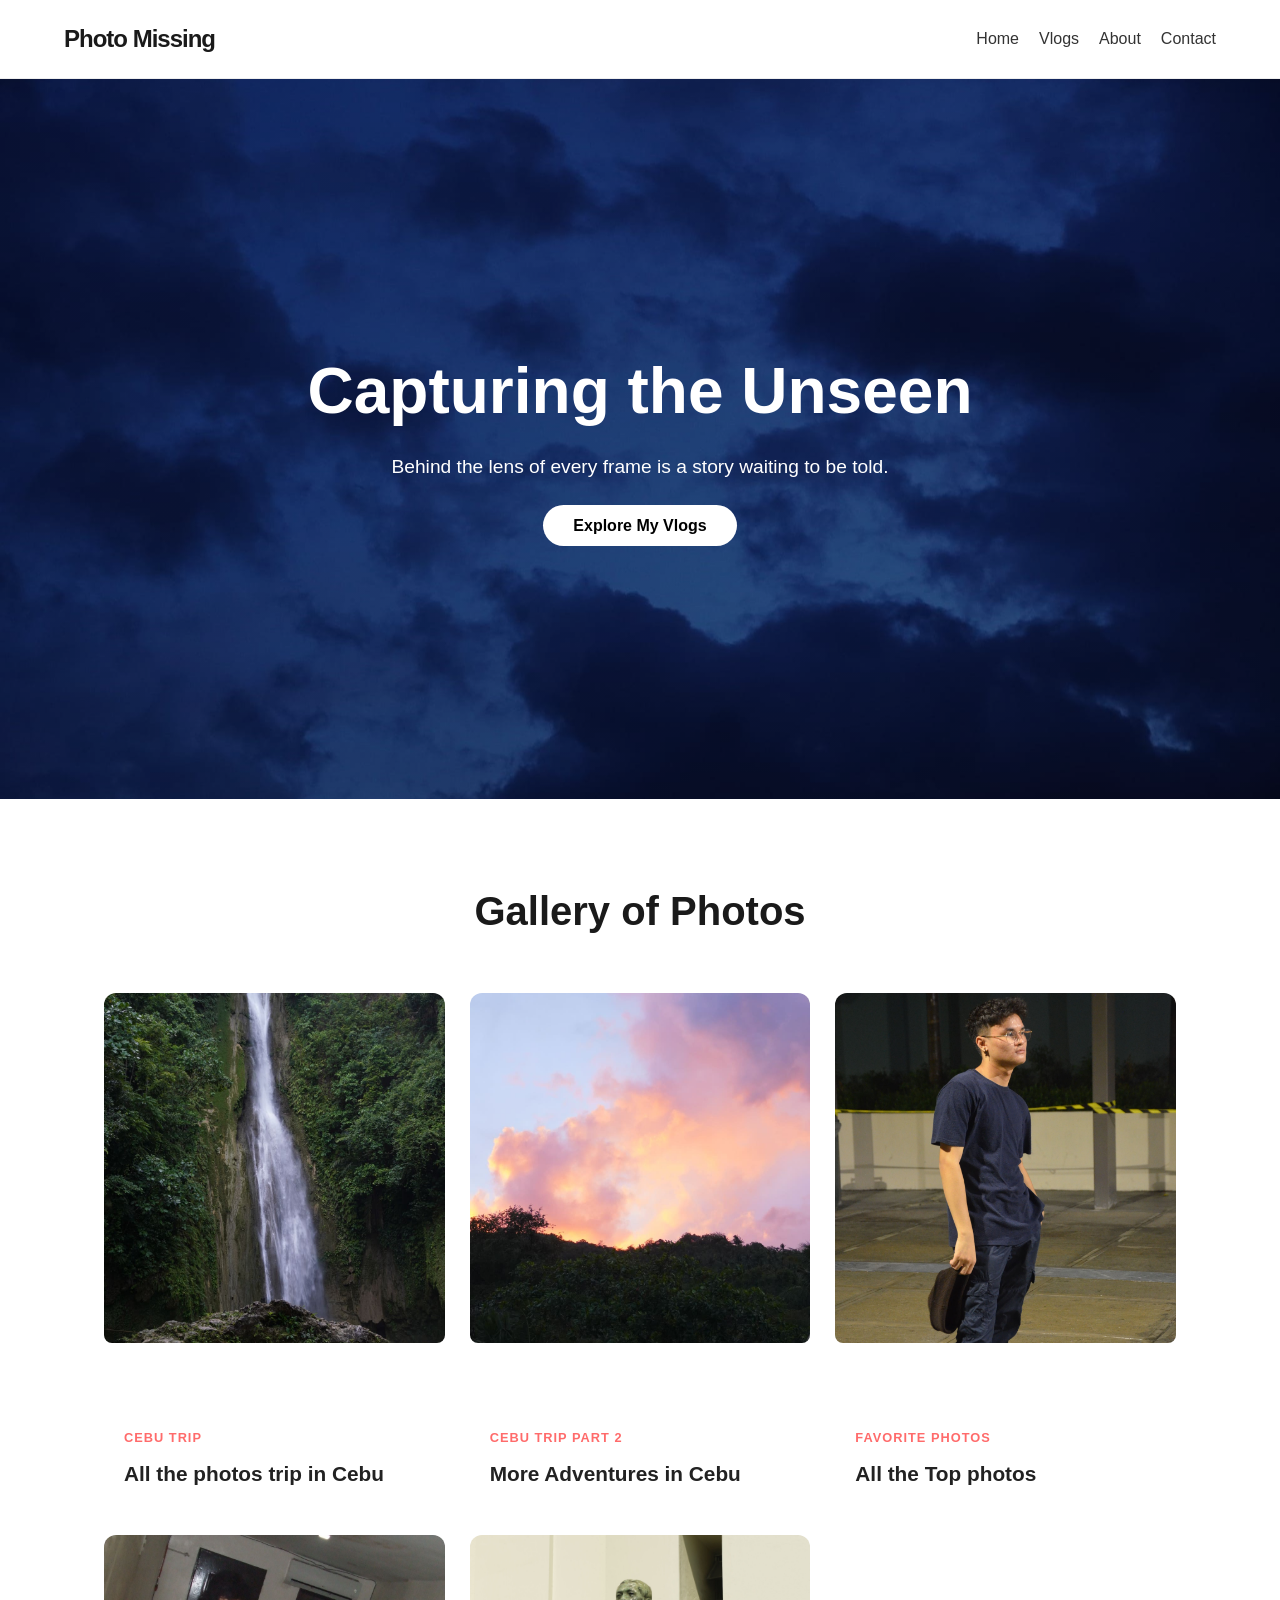
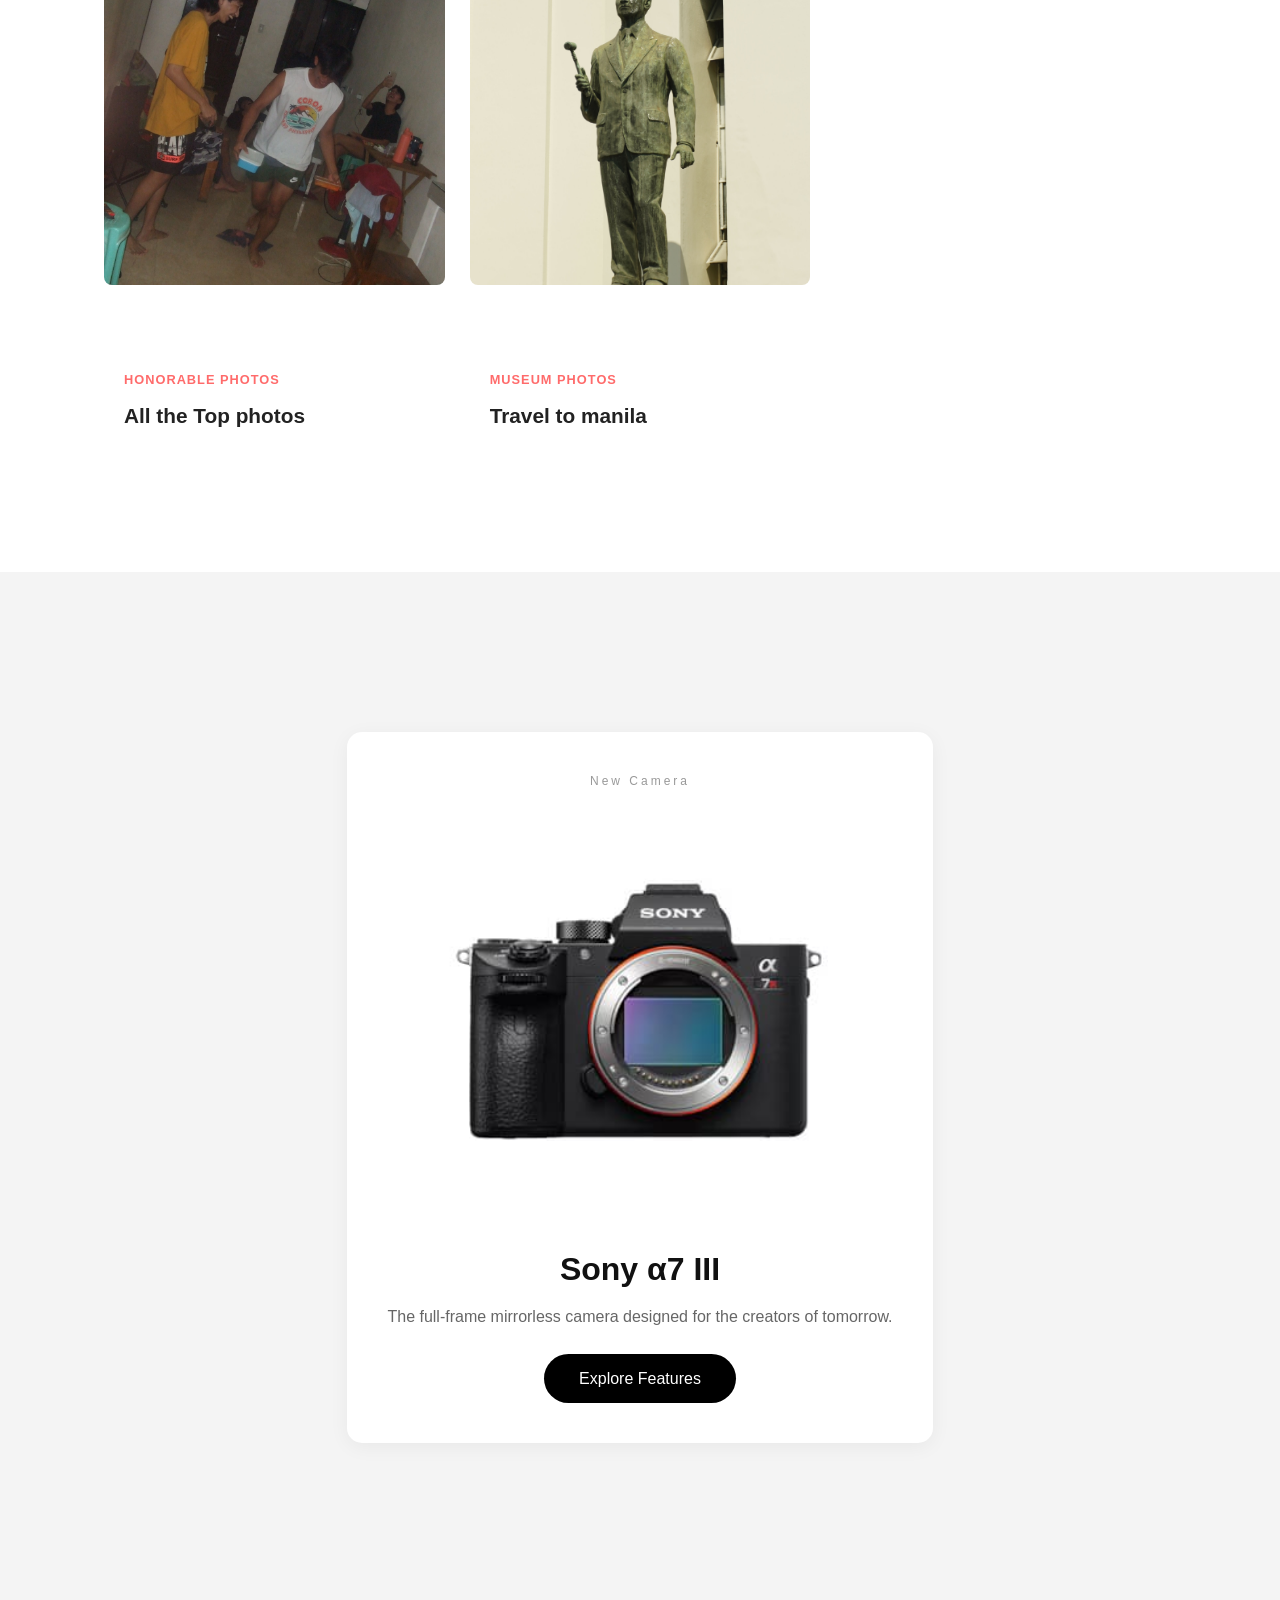
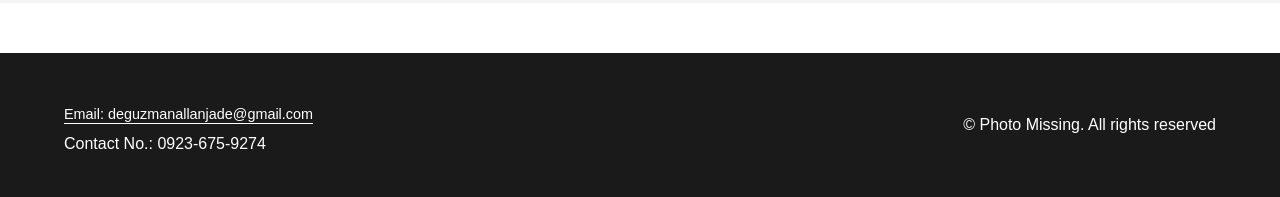
<file: index.html>
<!DOCTYPE html>
<html lang="en">
<head>
    <meta charset="UTF-8">
    <meta name="viewport" content="width=device-width, initial-scale=1.0">
    <title>Photo Missing  | Photo Vlog</title>
    
    <link rel="icon" href="PhotosLogo.png" type="image/png">
    
    <link rel="stylesheet" href="style.css">
</head>

<body>

    <nav class="navbar">
        <div class="logo">Photo Missing</div>
        <ul class="nav-links">
            <li><a href="index.html">Home</a></li>
            <li><a href="index.html#gallery">Vlogs</a></li>
            <li><a href="about.html">About</a></li>
            <li><a href="contact.html">Contact</a></li>
        </ul>
    </nav>

    <header class="hero">
        <div class="hero-content">
            <h1>Capturing the Unseen</h1>
            <p>Behind the lens of every frame is a story waiting to be told.</p>
            <a href="#gallery" class="btn">Explore My Vlogs</a>
        </div>
    </header>

    <section id="gallery" class="container">
        <h2 class="section-title">Gallery of Photos</h2>
        
        <div class="vlog-grid">
            
            <div class="vlog-card">
                <a href="waterfall.html">
                    <div class="img-container">
                        <img src="Water fall.jpg" alt="Cebu Trip">
                    </div>
                    <div class="card-text">
                        <span class="category">Cebu Trip</span>
                        <h3>All the photos trip in Cebu</h3>
                    </div>
                </a>
            </div>
  
            <div class="vlog-card">
                <a href="cebu-part2.html"> 
                    <div class="img-container">
                        <img src="orangecloude.jpg" alt="Cebu Trip part 2"> 
                    </div>
                    <div class="card-text">
                        <span class="category">Cebu Trip part 2</span>
                        <h3>More Adventures in Cebu</h3>
                    </div>
                </a>
            </div>
            
            <div class="vlog-card">
                <a href="Favorite.html"> 
                    <div class="img-container">
                        <img src="bluesolo.jpg" alt="Favorite photos"> 
                    </div>
                    <div class="card-text">
                        <span class="category">Favorite photos</span>
                        <h3>All the Top photos</h3>
                    </div>
                </a>
            </div>
    
            <div class="vlog-card">
                <a href="Honorable.html"> 
                    <div class="img-container">
                        <img src="boiz5.jpg" alt="Honorable Photos"> 
                    </div>
                    <div class="card-text">
                        <span class="category">Honorable Photos</span>
                        <h3>All the Top photos</h3>
                    </div>
                </a>
            </div>
            
            <div class="vlog-card">
                <a href="museum.html"> 
                    <div class="img-container">
                        <img src="start.jpg" alt="Museum"> 
                    </div>
                    <div class="card-text">
                        <span class="category">Museum Photos</span>
                        <h3>Travel to manila</h3>
                    </div>
                </a>
            </div>
  
        </div> </section>

    <section class="bottom-ad-section">
        <div class="container">
            <div class="bottom-ad-box">
                <span class="ad-label">New Camera</span>
                <img src="sonya7.jpg" alt="Sony a7III" class="ad-img-bottom">
                
                <div class="bottom-ad-text">
                    <h2>Sony α7 III</h2>
                    <p>The full-frame mirrorless camera designed for the creators of tomorrow.</p>
                    <a href="https://electronics.sony.com/imaging/interchangeable-lens-cameras/all-interchangeable-lens-cameras/p/ilce7m3-b" target="_blank" class="btn-dark">Explore Features</a>
                </div>
            </div>
        </div>
    </section>

    <footer>
        <div class="footer-left">
            <p><a href="https://mail.google.com/mail/?view=cm&fs=1&to=deguzmanallanjade@gmail.com" target="_blank" class="email-link">Email: deguzmanallanjade@gmail.com</a></p>
            <p>Contact No.: 0923-675-9274</p>
        </div>
        
        <div class="footer-right">
            <p>&copy; Photo Missing. All rights reserved</p>
        </div>
    </footer>

</body>
</html>
</file>
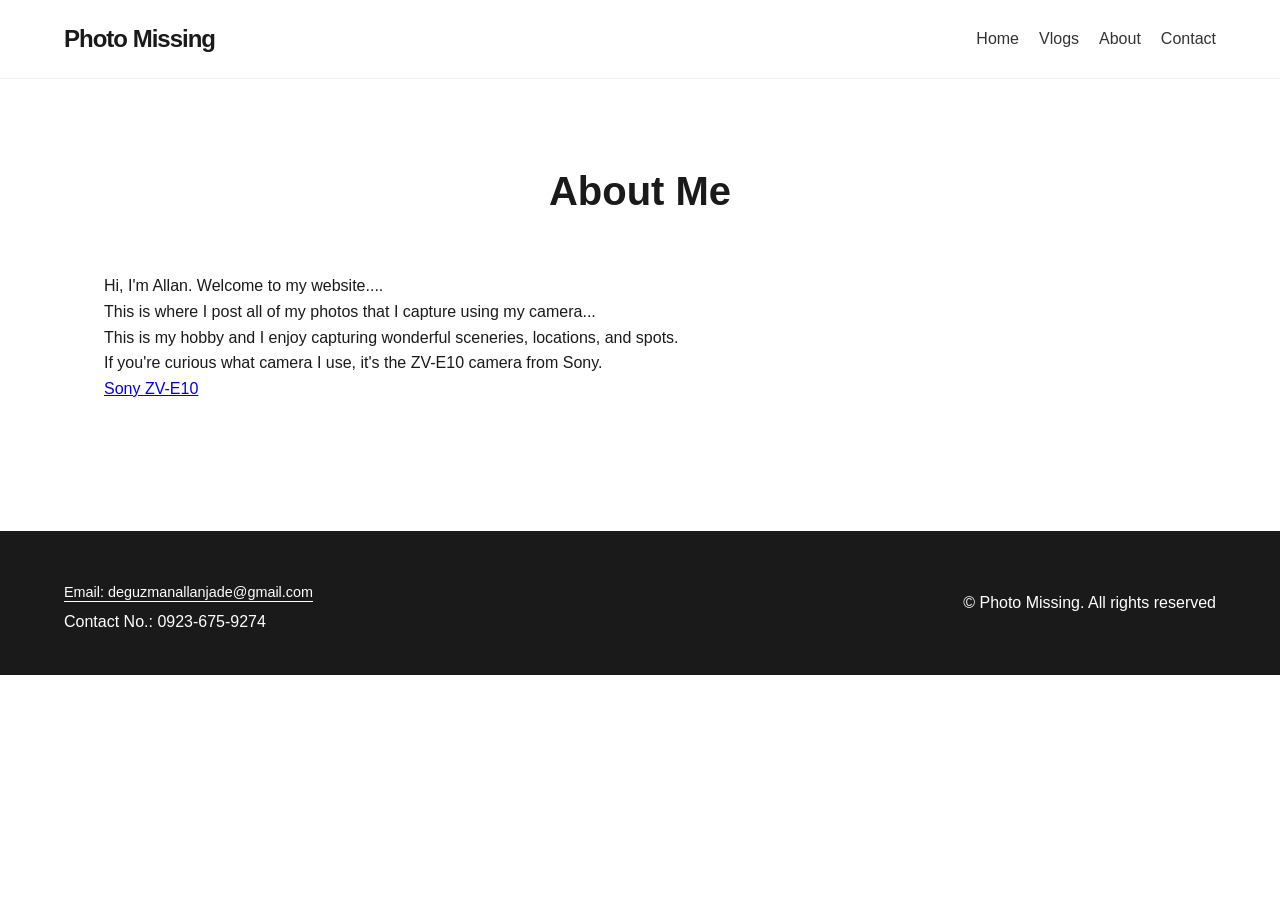
<file: about.html>
<!DOCTYPE html>
<html lang="en">
<head>
    <meta charset="UTF-8">
    <meta name="viewport" content="width=device-width, initial-scale=1.0">
    <title>About | Photo Missing</title>
	
    <link rel="icon" href="PhotosLogo.png" type="image/png">
	
    <link rel="stylesheet" href="style.css">
</head>
<body>

    <nav class="navbar">
        <div class="logo">Photo Missing</div>
        <ul class="nav-links">
            <li><a href="index.html">Home</a></li>
            <li><a href="index.html#gallery">Vlogs</a></li>
            <li><a href="about.html">About</a></li>
            <li><a href="contact.html">Contact</a></li>
        </ul>
    </nav>

    <section class="container about-section">
        <h2 class="section-title">About Me</h2>
        
        <div class="about-content">
            
            <p>Hi, I'm Allan. Welcome to my website....</p>
            
            <p>This is where I post all of my photos that I capture using my camera...</p>
            
            <p>This is my hobby and I enjoy capturing wonderful sceneries, locations, and spots.</p> 
            <p>If you're curious what camera I use, it's the ZV-E10 camera from Sony. </p>
            
			<p><a href="https://www.sony.com.ph/interchangeable-lens-cameras/products/zv-e10" target="_blank" rel="noopener noreferrer">Sony ZV-E10</a></p>
            </div>
			
    </section>

    <footer>
        <div class="footer-left">
            <p><a href="https://mail.google.com/mail/?view=cm&fs=1&to=deguzmanallanjade@gmail.com" target="_blank" class="email-link">Email: deguzmanallanjade@gmail.com</a></p>
            <p>Contact No.: 0923-675-9274</p>
        </div>
        
        <div class="footer-right">
            <p>&copy; Photo Missing. All rights reserved</p>
        </div>
		
    </footer>

 </body>
</html>
</file>
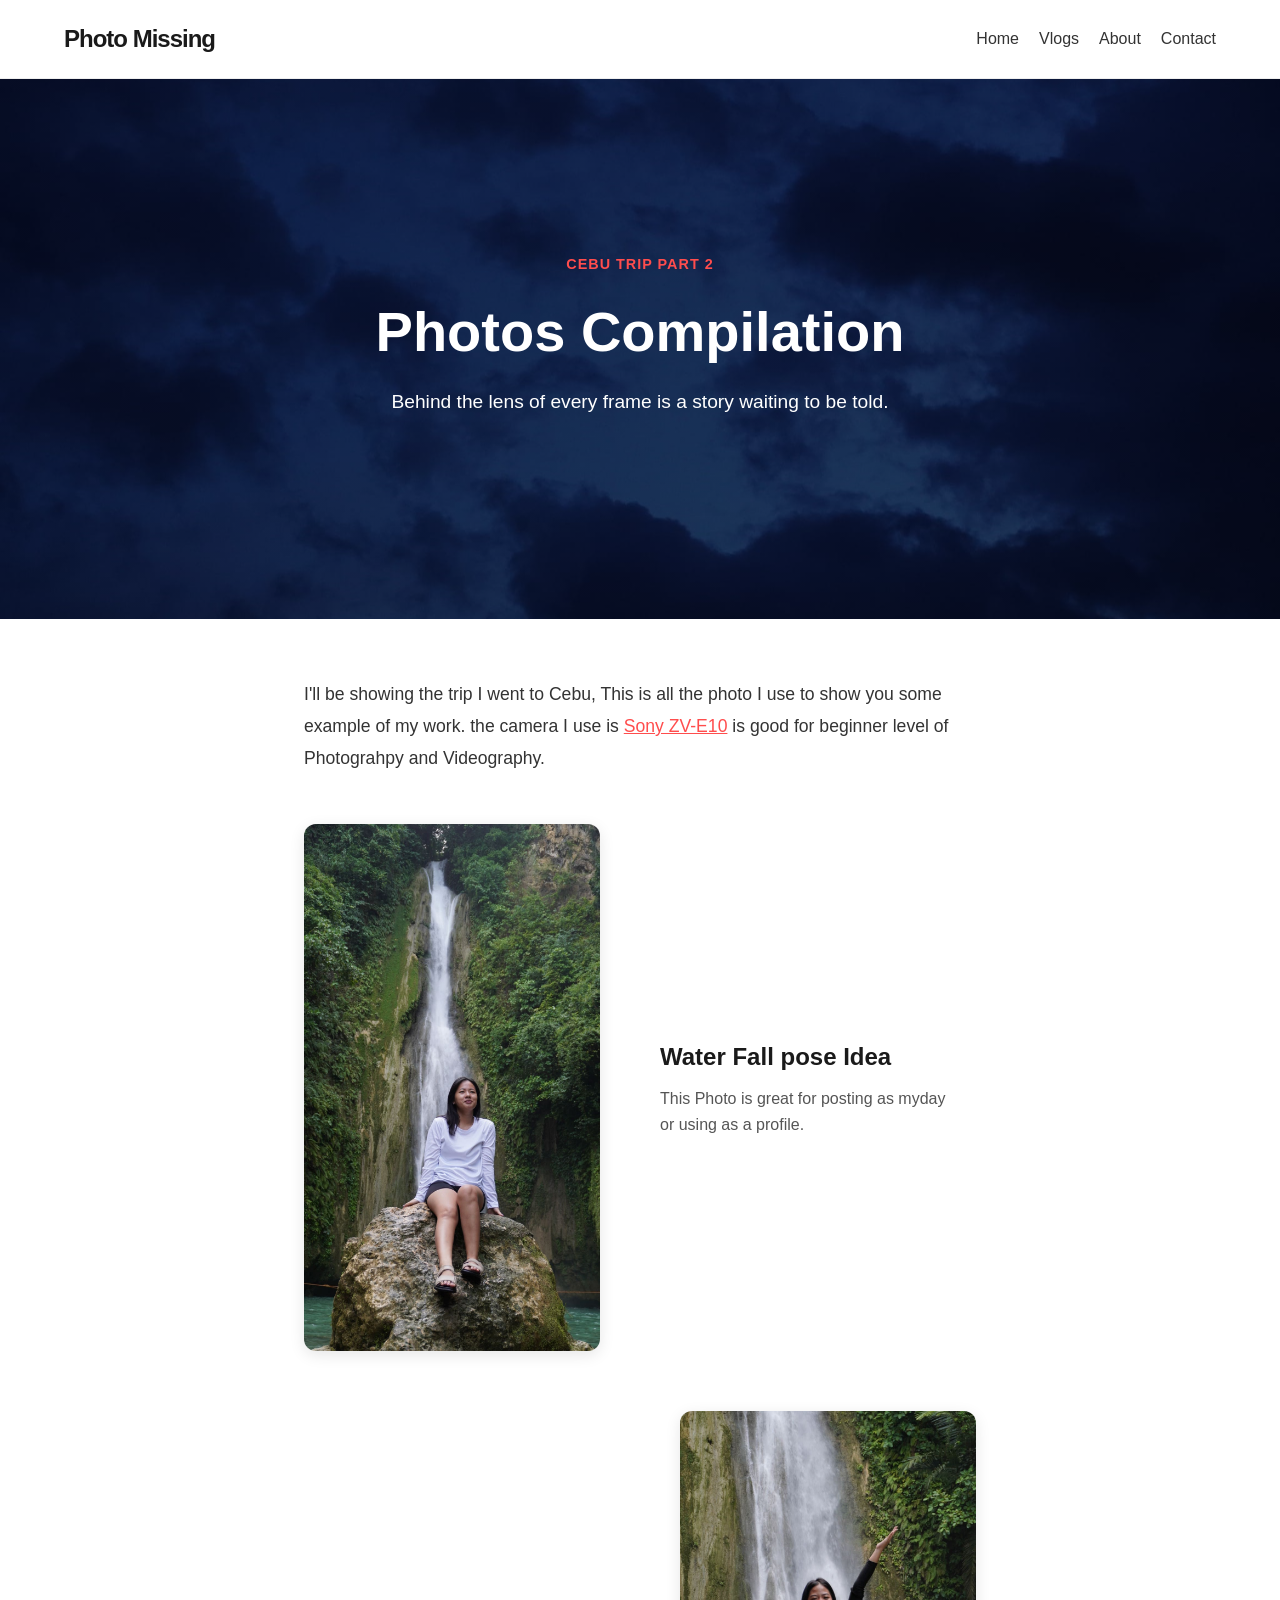
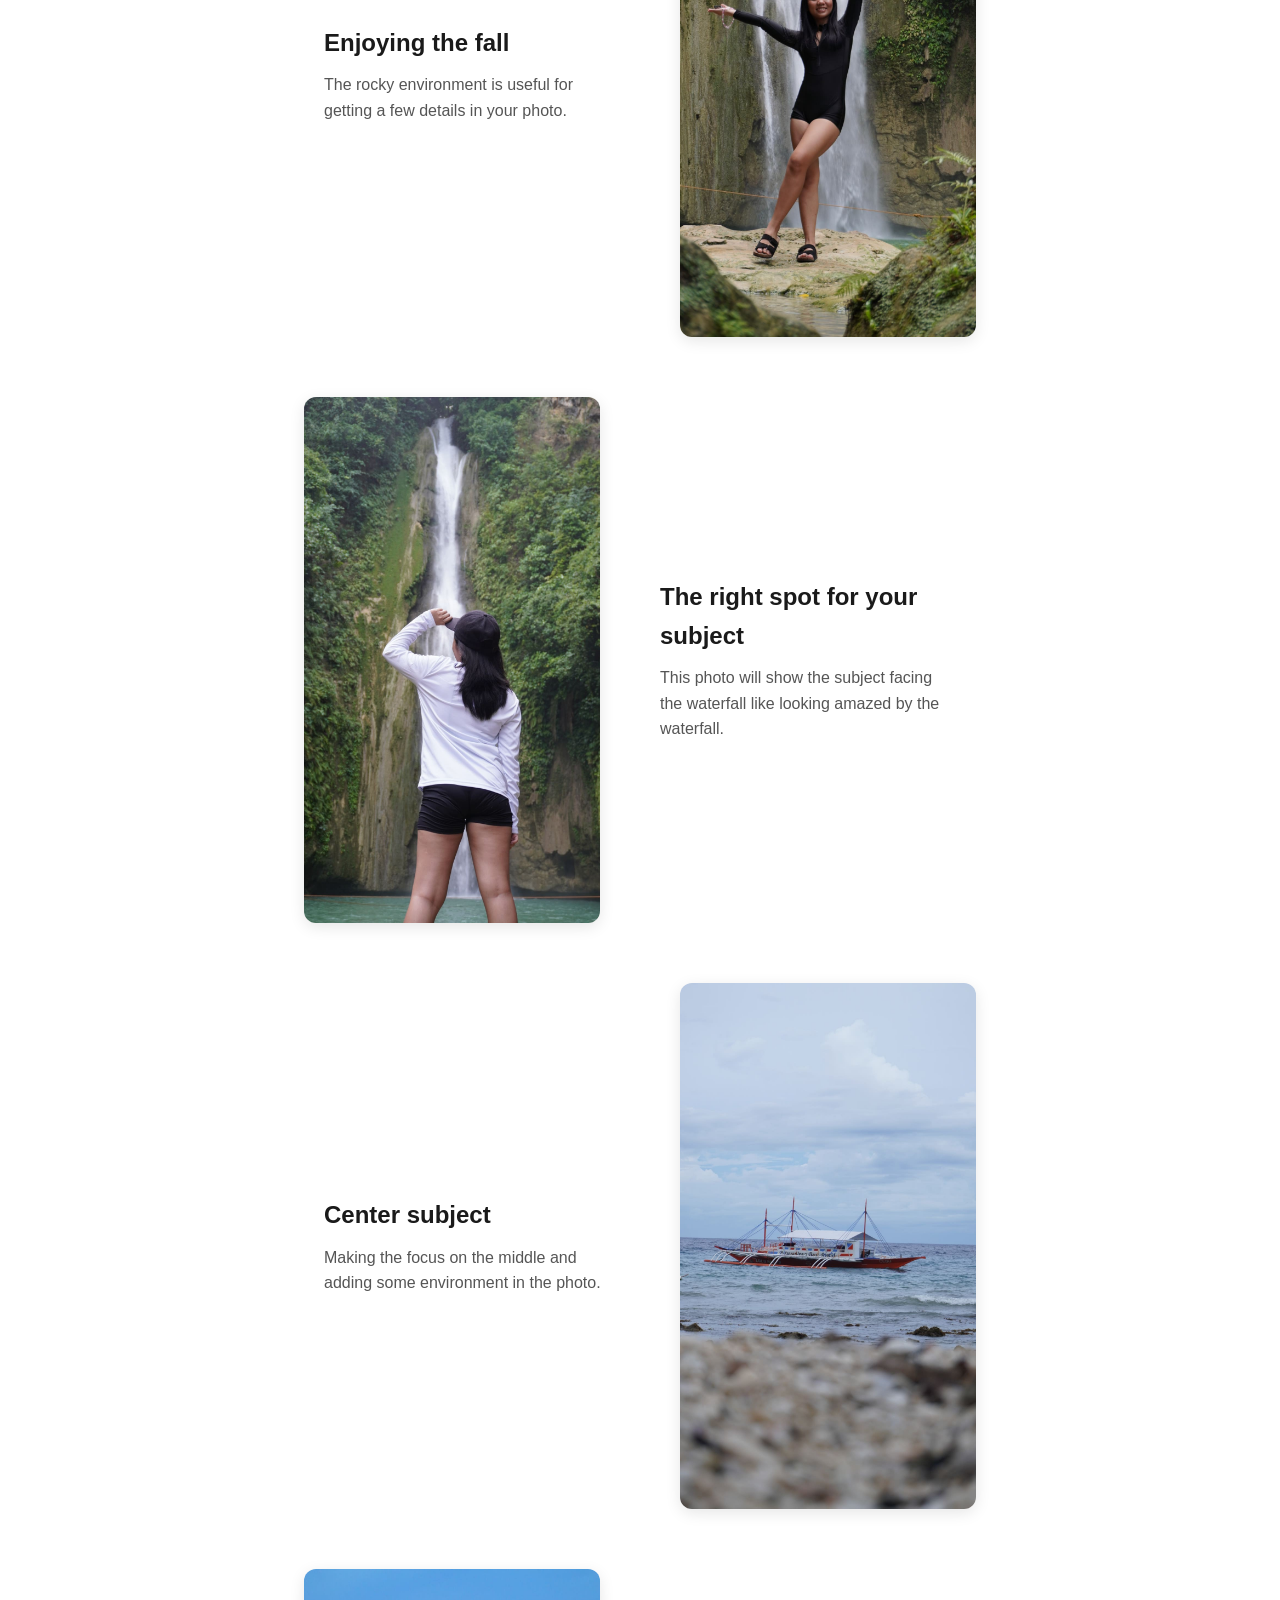
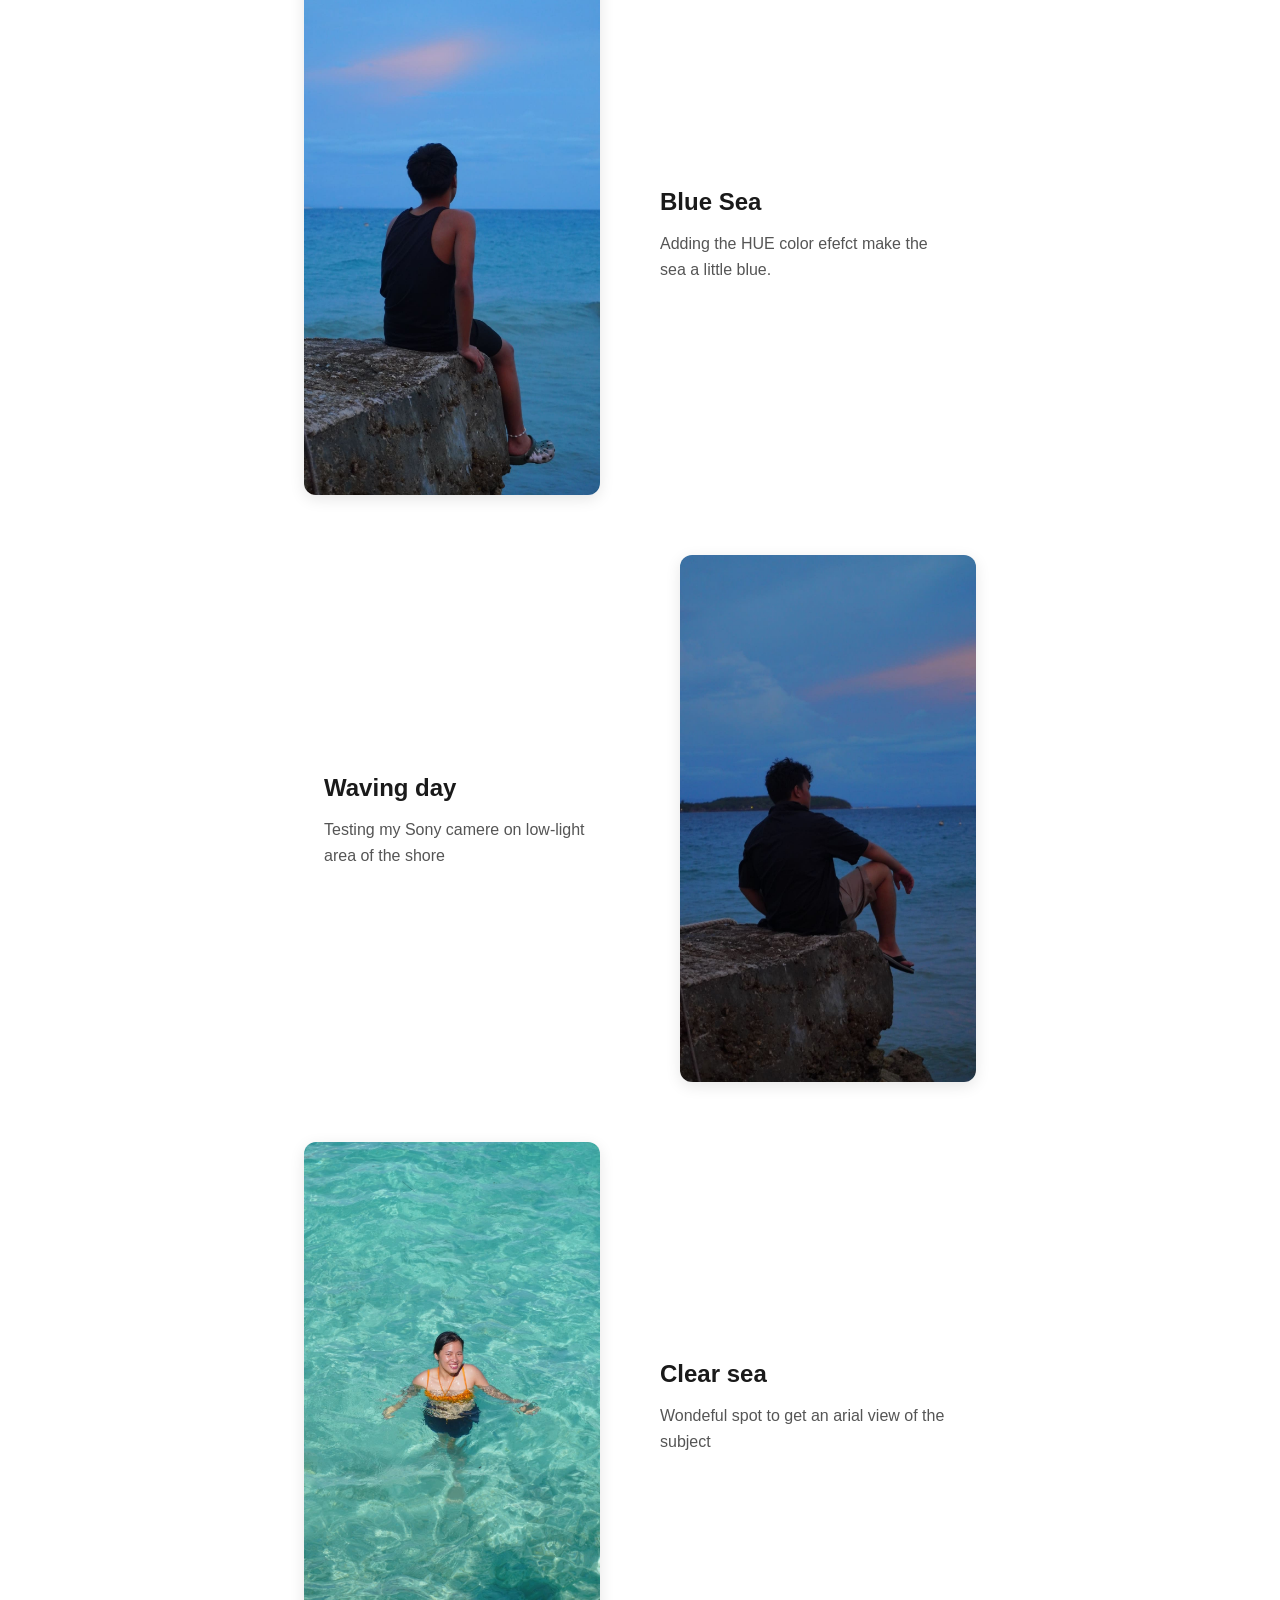
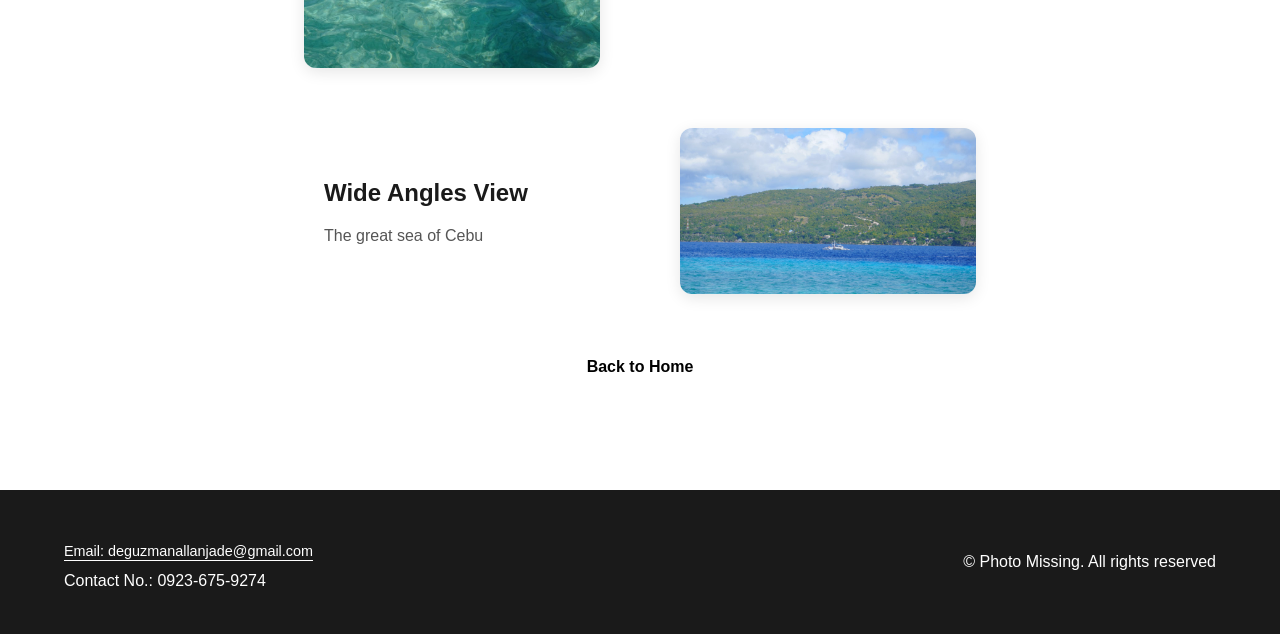
<file: cebu-part2.html>
<!DOCTYPE html>
<html lang="en">
<head>
    <meta charset="UTF-8">
    <meta name="viewport" content="width=device-width, initial-scale=1.0">
    <title>Cebu Trip Part 2 | Photo Missing</title>
	
    <link rel="icon" href="PhotosLogo.png" type="image/png">
	
    <link rel="stylesheet" href="style.css">
	
</head>
<body>

    <nav class="navbar">
        <div class="logo">Photo Missing</div>
        <ul class="nav-links">
            <li><a href="index.html">Home</a></li>
            <li><a href="index.htmll#gallery">Vlogs</a></li>
            <li><a href="about.html">About</a></li>
            <li><a href="contact.html">Contact</a></li>
        </ul>
    </nav>

   <header class="post-hero" style="background-image: linear-gradient(rgba(0,0,0,0.5), rgba(0,0,0,0.5)), url('bluecloud.jpg');">
        <div class="hero-content">
            <span class="category">Cebu Trip Part 2</span>
            <h1>Photos Compilation</h1>
            <p>Behind the lens of every frame is a story waiting to be told.</p>
        </div>
    </header>

    <article class="container post-content">
        <div class="post-text">
            <p>I'll be showing the trip I went to Cebu, This is all the photo I use to show you some example of my work. the camera I use is <a href="https://www.sony.com.ph/interchangeable-lens-cameras/products/zv-e10" target="_blank" rel="noopener noreferrer">Sony ZV-E10</a> is good for beginner level of Photograhpy and Videography. </p>

        </div>

        <div class="photo-showcase">
            
            <div class="showcase-row">
                <div class="showcase-img"><img src="Water fall2.jpg" alt="Water Fall pose Idea"></div>
                <div class="showcase-text">
                    <h3>Water Fall pose Idea</h3>
                    <p>This Photo is great for posting as myday or using as a profile.</p>
                </div>
            </div>

            <div class="showcase-row reverse">
                <div class="showcase-img"><img src="Water fall3.jpg" alt="Enjoying the fall"></div>
                <div class="showcase-text">
                    <h3>Enjoying the fall</h3>
                    <p>The rocky environment is useful for getting a few details in your photo.</p>
                </div>
            </div>

            <div class="showcase-row">
                <div class="showcase-img"><img src="Water fall4.jpg" alt="The right spot for your subject"></div>
                <div class="showcase-text">
                    <h3>The right spot for your subject</h3>
                    <p>This photo will show the subject facing the waterfall like looking amazed by the waterfall.</p>
                </div>
            </div>

            <div class="showcase-row reverse">
                <div class="showcase-img"><img src="boat1.jpg" alt="Center subject"></div>
                <div class="showcase-text">
                    <h3>Center subject</h3>
                    <p>Making the focus on the middle and adding some environment in the photo.</p>
                </div>
            </div>

            <div class="showcase-row">
                <div class="showcase-img"><img src="waveview.jpg" alt="Blue Sea"></div>
                <div class="showcase-text">
                    <h3>Blue Sea</h3>
                    <p>Adding the HUE color efefct make the sea a little blue.</p>
                </div>
            </div>

            <div class="showcase-row reverse">
                <div class="showcase-img"><img src="waveview2.jpg" alt="Waving day"></div>
                <div class="showcase-text">
                    <h3>Waving day</h3>
                    <p>Testing my Sony camere on low-light area of the shore</p>
                </div>
            </div>

            <div class="showcase-row">
                <div class="showcase-img"><img src="bluesea1.jpg" alt="Clear sea"></div>
                <div class="showcase-text">
                    <h3>Clear sea</h3>
                    <p>Wondeful spot to get an arial view of the subject</p>
                </div>
            </div>

            <div class="showcase-row reverse">
                <div class="showcase-img"><img src="wideview.jpg" alt="Wide Angles View"></div>
                <div class="showcase-text">
                    <h3>Wide Angles View</h3>
                    <p>The great sea of Cebu</p>
                </div>
            </div>

        </div>
        
        <div class="back-link">
            <a href="index.html#gallery" class="btn">Back to Home</a>
        </div>
    </article>

    <div id="imageModal" class="modal">
        <span class="close">&times;</span>
        <img class="modal-content" id="img01">
        <div id="caption"></div>
    </div>

    <footer>
        <div class="footer-left">
            <p><a href="https://mail.google.com/mail/?view=cm&fs=1&to=deguzmanallanjade@gmail.com" target="_blank" class="email-link">Email: deguzmanallanjade@gmail.com</a></p>
            <p>Contact No.: 0923-675-9274</p>
        </div>
        
        <div class="footer-right">
            <p>&copy; Photo Missing. All rights reserved</p>
        </div>
    </footer>

    <script>
        document.addEventListener('DOMContentLoaded', function() {
            var modal = document.getElementById("imageModal");
            var modalImg = document.getElementById("img01");
            var captionText = document.getElementById("caption");
            
            // Find all the images in your showcase layout
            var images = document.querySelectorAll('.showcase-img img');
            
            // Make each image clickable
            images.forEach(function(img) {
                // Add a pointer cursor so people know they can click it
                img.style.cursor = "pointer";
                
                img.onclick = function(){
                    modal.style.display = "block";
                    modalImg.src = this.src;
                    captionText.innerHTML = this.alt; // Uses the 'alt' text as the caption!
                }
            });
            
            // The logic to close the modal when you click the 'X'
            var span = document.getElementsByClassName("close")[0];
            span.onclick = function() {
              modal.style.display = "none";
            }
            
            // The logic to close the modal if you click the dark background
            modal.onclick = function(event) {
                if (event.target == modal) {
                    modal.style.display = "none";
                }
            }
        });
    </script>

</body>
</html>
</file>
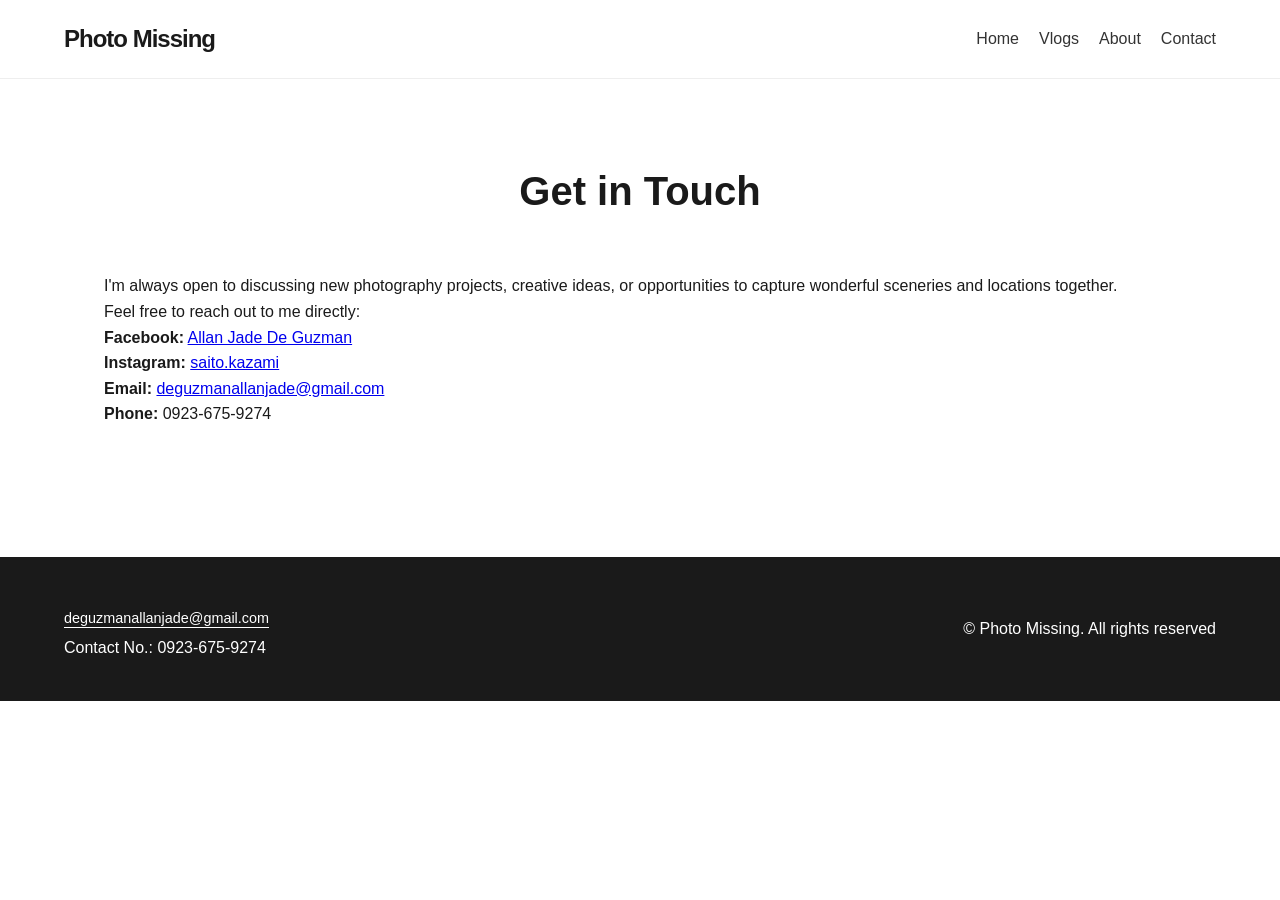
<file: contact.html>
<!DOCTYPE html>
<html lang="en">
<head>
    <meta charset="UTF-8">
    <meta name="viewport" content="width=device-width, initial-scale=1.0">
    <title>Contact | Photo Missing</title>
	
    <link rel="icon" href="PhotosLogo.png" type="image/png">
	
    <link rel="stylesheet" href="style.css">
</head>
<body>

    <nav class="navbar">
        <div class="logo">Photo Missing</div>
        <ul class="nav-links">
            <li><a href="index.html">Home</a></li>
            <li><a href="index.html#gallery">Vlogs</a></li>
            <li><a href="about.html">About</a></li>
            <li><a href="contact.html">Contact</a></li>
        </ul>
    </nav>

    <section class="container about-section">
        <h2 class="section-title">Get in Touch</h2>
        
        <div class="about-content">
            <p>I'm always open to discussing new photography projects, creative ideas, or opportunities to capture wonderful sceneries and locations together.</p>
            
            <p>Feel free to reach out to me directly:</p>
            
			<p><strong>Facebook:</strong> <a href="https://www.facebook.com/shikito.meduto" target="_blank" rel="noopener noreferrer">Allan Jade De Guzman</a></p>
			<p><strong>Instagram:</strong> <a href="https://www.instagram.com/saito.kazami/" target="_blank" rel="noopener noreferrer">saito.kazami</a></p>
            <p><strong>Email:</strong> <a href="https://mail.google.com/mail/?view=cm&fs=1&to=deguzmanallanjade@gmail.com" target="_blank" rel="noopener noreferrer">deguzmanallanjade@gmail.com</a></p>
            <p><strong>Phone:</strong> 0923-675-9274</p>
            
        </div>
    </section>

    <footer>
        <div class="footer-left">
            <p><a href="https://mail.google.com/mail/?view=cm&fs=1&to=deguzmanallanjade@gmail.com" target="_blank" class="email-link">deguzmanallanjade@gmail.com</a></p>
            <p>Contact No.: 0923-675-9274</p>
        </div>
        
        <div class="footer-right">
            <p>&copy; Photo Missing. All rights reserved</p>
        </div>
    </footer>

</body>
</html>
</file>
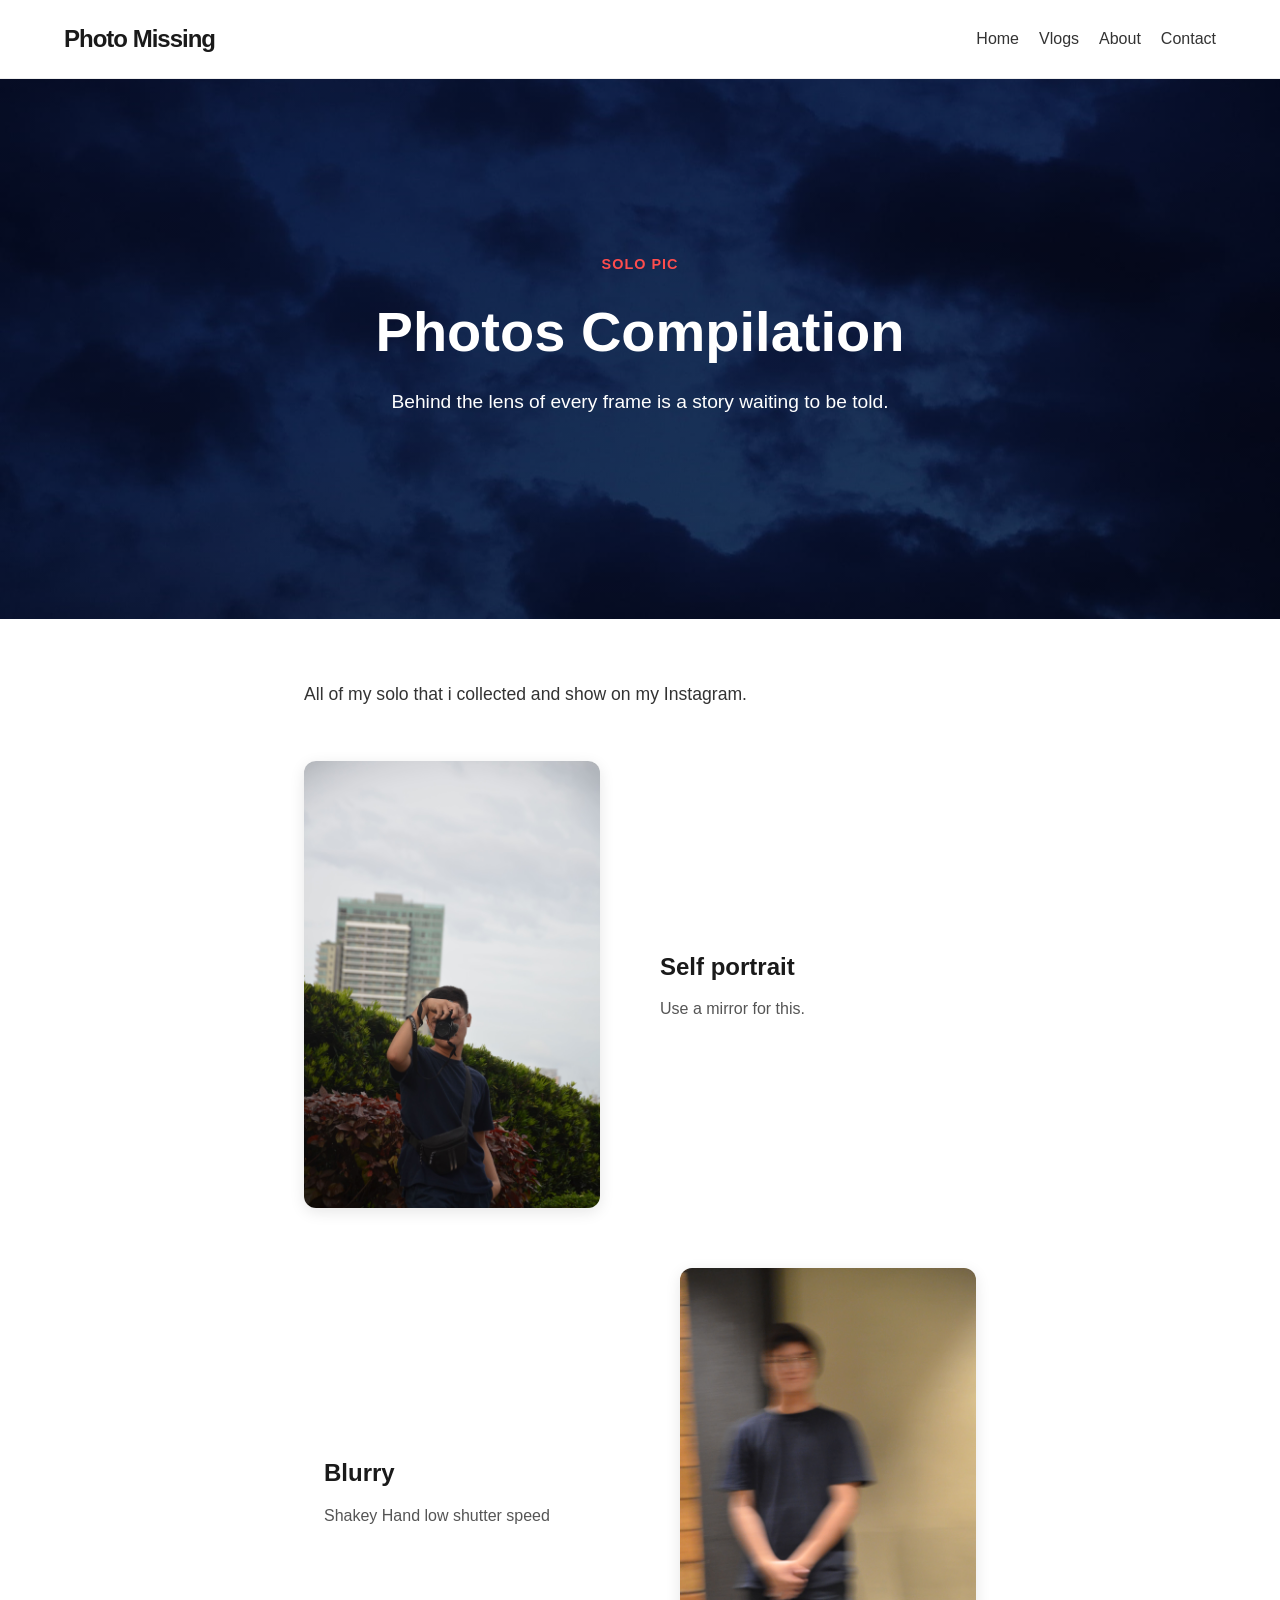
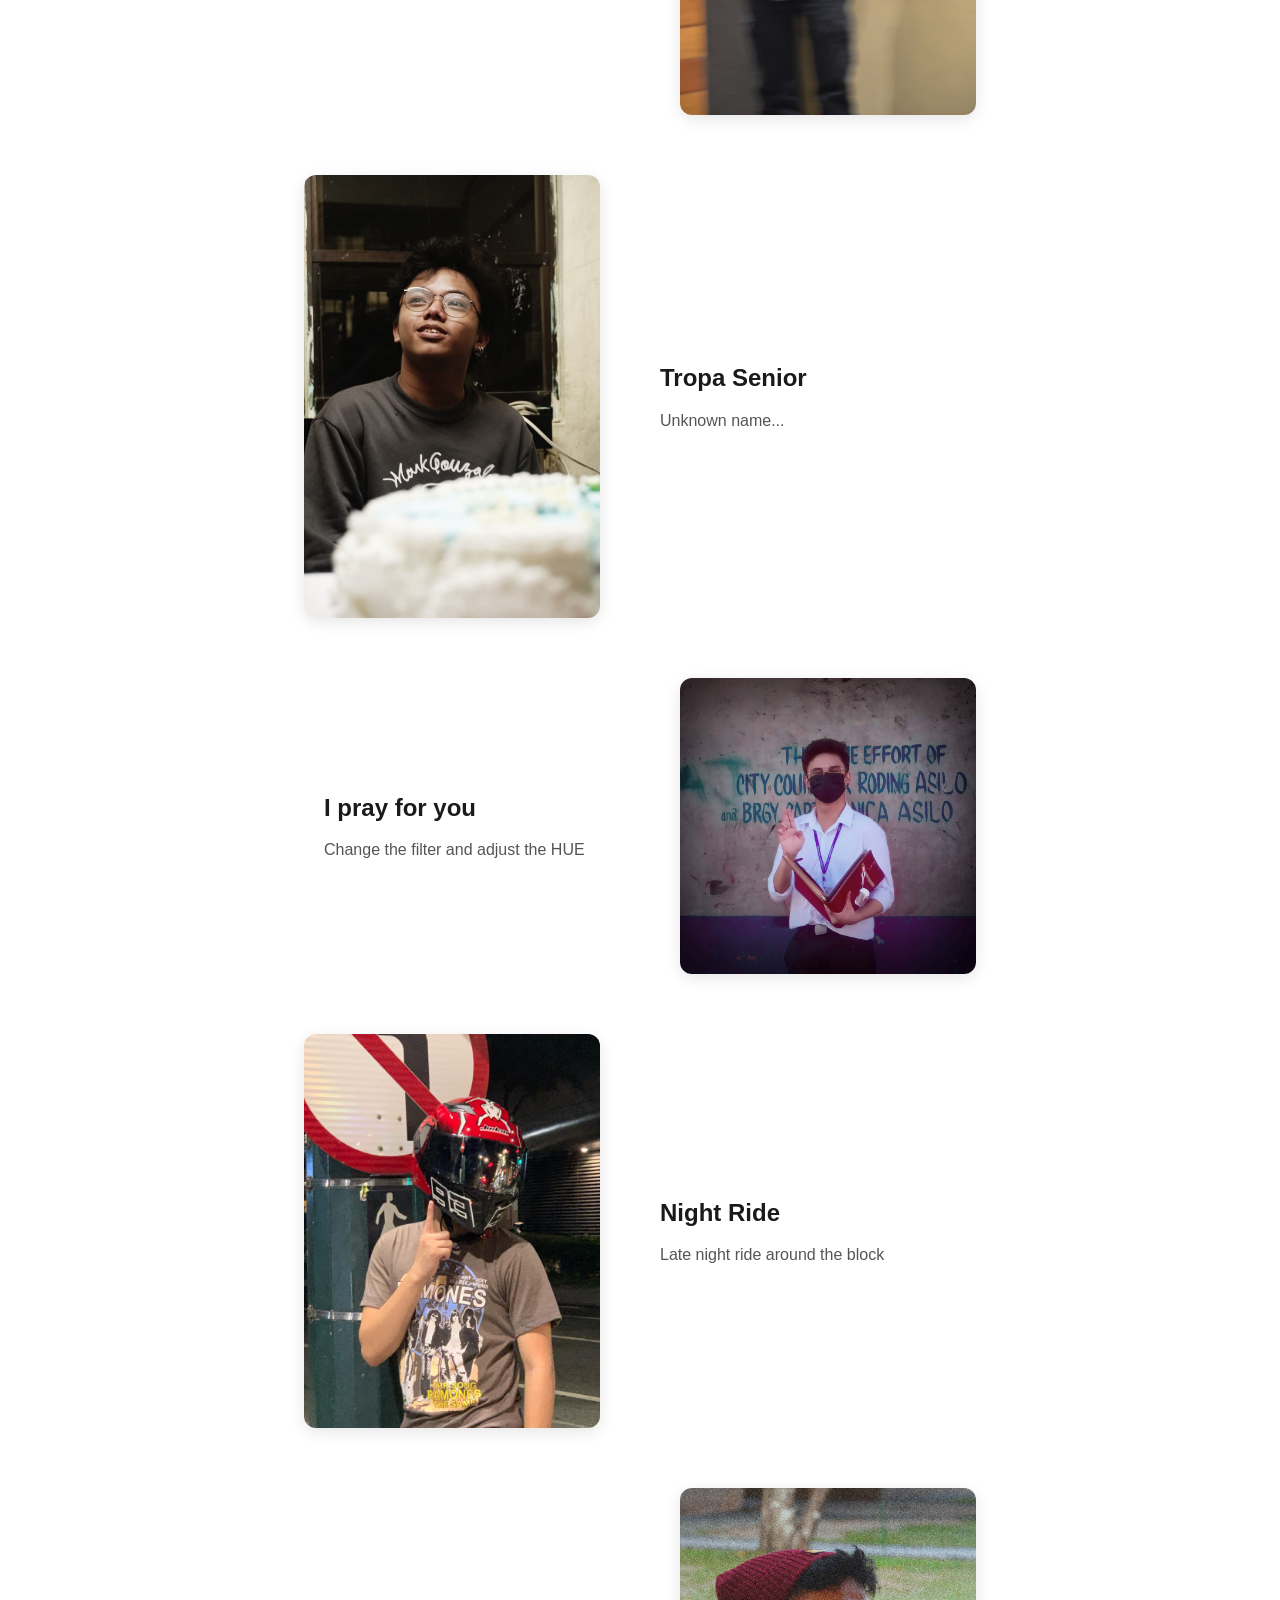
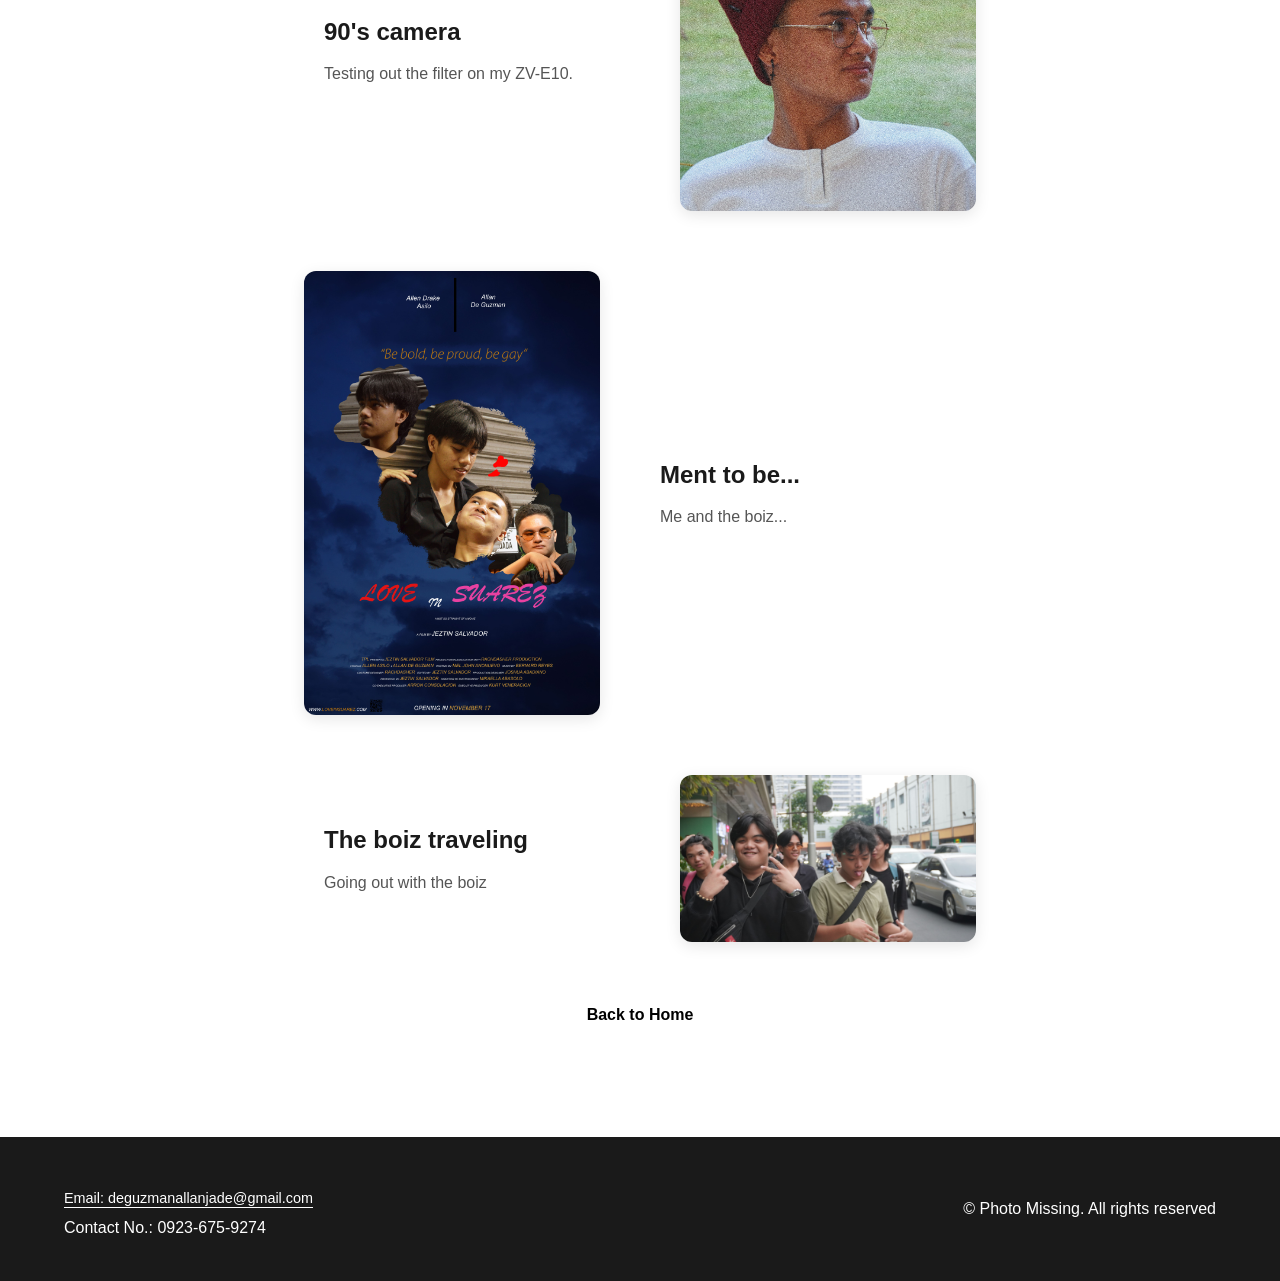
<file: Favorite.html>
<!DOCTYPE html>
<html lang="en">
<head>
    <meta charset="UTF-8">
    <meta name="viewport" content="width=device-width, initial-scale=1.0">
    <title>Favorite Photos | Photo Missing</title>
	
    <link rel="icon" href="PhotosLogo.png" type="image/png">
	
    <link rel="stylesheet" href="style.css">
	
</head>
<body>

    <nav class="navbar">
        <div class="logo">Photo Missing</div>
        <ul class="nav-links">
            <li><a href="index.html">Home</a></li>
            <li><a href="index.htmll#gallery">Vlogs</a></li>
            <li><a href="about.html">About</a></li>
            <li><a href="contact.html">Contact</a></li>
        </ul>
    </nav>

   <header class="post-hero" style="background-image: linear-gradient(rgba(0,0,0,0.5), rgba(0,0,0,0.5)), url('bluecloud.jpg');">
        <div class="hero-content">
            <span class="category">Solo pic</span>
            <h1>Photos Compilation</h1>
            <p>Behind the lens of every frame is a story waiting to be told.</p>
        </div>
    </header>

    <article class="container post-content">
        <div class="post-text">
            <p>All of my solo that i collected and show on my Instagram.</p>

        </div>

        <div class="photo-showcase">
            
            <div class="showcase-row">
                <div class="showcase-img"><img src="bgc3.jpg" alt="Self portrait"></div>
                <div class="showcase-text">
                    <h3>Self portrait</h3>
                    <p>Use a mirror for this.</p>
                </div>
            </div>

            <div class="showcase-row reverse">
                <div class="showcase-img"><img src="bgc2.jpg" alt="Blurry"></div>
                <div class="showcase-text">
                    <h3>Blurry</h3>
                    <p>Shakey Hand low shutter speed</p>
                </div>
            </div>

            <div class="showcase-row">
                <div class="showcase-img"><img src="fv1.jpg" alt="Tropa Senior"></div>
                <div class="showcase-text">
                    <h3>Tropa Senior</h3>
                    <p>Unknown name...</p>
                </div>
            </div>

            <div class="showcase-row reverse">
                <div class="showcase-img"><img src="father.jpg" alt="I pray for you"></div>
                <div class="showcase-text">
                    <h3>I pray for you</h3>
                    <p>Change the filter and adjust the HUE</p>
                </div>
            </div>

            <div class="showcase-row">
                <div class="showcase-img"><img src="mogging.jpg" alt="Night Ride"></div>
                <div class="showcase-text">
                    <h3>Night Ride</h3>
                    <p>Late night ride around the block</p>
                </div>
            </div>

            <div class="showcase-row reverse">
                <div class="showcase-img"><img src="90s.jpg" alt="90's camera"></div>
                <div class="showcase-text">
                    <h3>90's camera</h3>
                    <p>Testing out the filter on my ZV-E10.</p>
                </div>
            </div>

            <div class="showcase-row">
                <div class="showcase-img"><img src="couple2.jpg" alt="Ment to be..."></div>
                <div class="showcase-text">
                    <h3>Ment to be...</h3>
                    <p>Me and the boiz...</p>
                </div>
            </div>

            <div class="showcase-row reverse">
                <div class="showcase-img"><img src="theboiz.jpg" alt="The boiz traveling"></div>
                <div class="showcase-text">
                    <h3>The boiz traveling</h3>
                    <p>Going out with the boiz</p>
                </div>
            </div>

        </div>
        
        <div class="back-link">
            <a href="index.html#gallery" class="btn">Back to Home</a>
        </div>
    </article>

    <div id="imageModal" class="modal">
        <span class="close">&times;</span>
        <img class="modal-content" id="img01">
        <div id="caption"></div>
    </div>

    <footer>
        <div class="footer-left">
            <p><a href="https://mail.google.com/mail/?view=cm&fs=1&to=deguzmanallanjade@gmail.com" target="_blank" class="email-link">Email: deguzmanallanjade@gmail.com</a></p>
            <p>Contact No.: 0923-675-9274</p>
        </div>
        
        <div class="footer-right">
            <p>&copy; Photo Missing. All rights reserved</p>
        </div>
    </footer>

    <script>
        document.addEventListener('DOMContentLoaded', function() {
            var modal = document.getElementById("imageModal");
            var modalImg = document.getElementById("img01");
            var captionText = document.getElementById("caption");
            
            // Find all the images in your showcase layout
            var images = document.querySelectorAll('.showcase-img img');
            
            // Make each image clickable
            images.forEach(function(img) {
                // Add a pointer cursor so people know they can click it
                img.style.cursor = "pointer";
                
                img.onclick = function(){
                    modal.style.display = "block";
                    modalImg.src = this.src;
                    captionText.innerHTML = this.alt; // Uses the 'alt' text as the caption!
                }
            });
            
            // The logic to close the modal when you click the 'X'
            var span = document.getElementsByClassName("close")[0];
            span.onclick = function() {
              modal.style.display = "none";
            }
            
            // The logic to close the modal if you click the dark background
            modal.onclick = function(event) {
                if (event.target == modal) {
                    modal.style.display = "none";
                }
            }
        });
    </script>

</body>
</html>
</file>
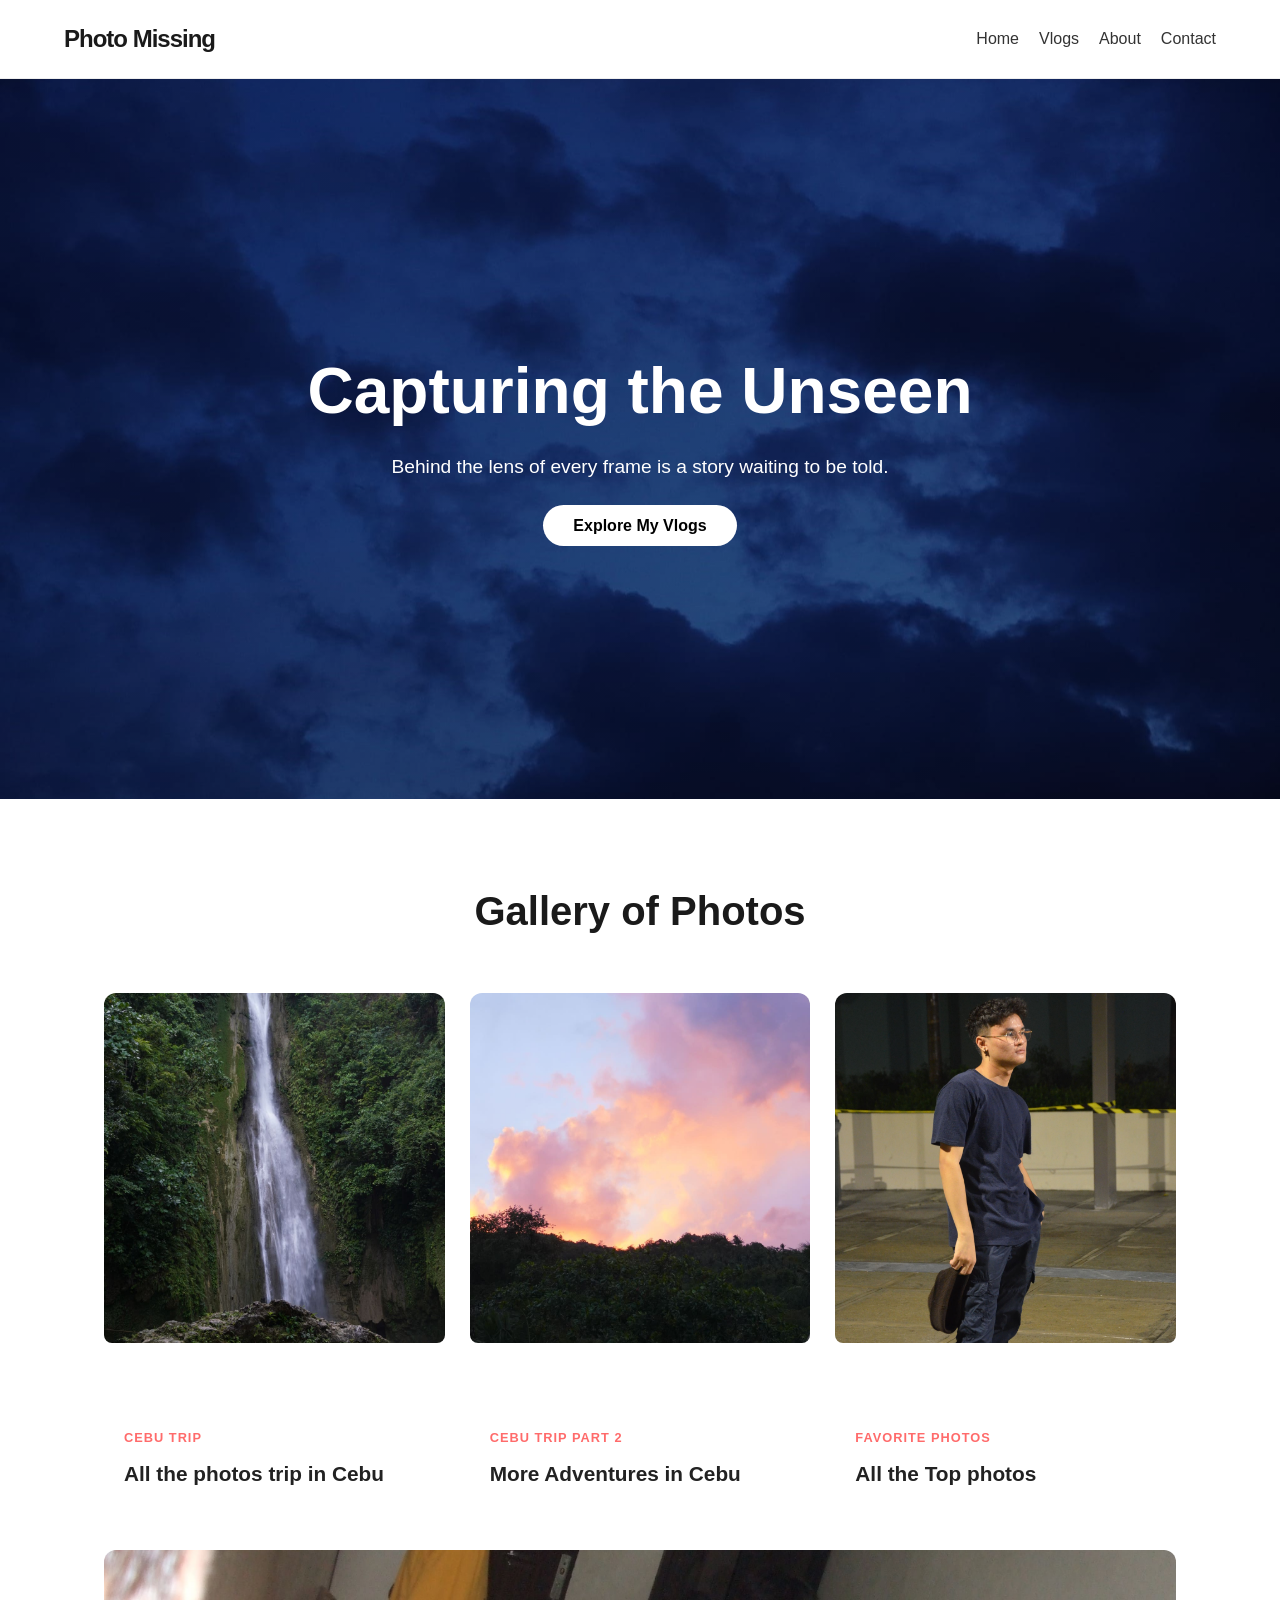
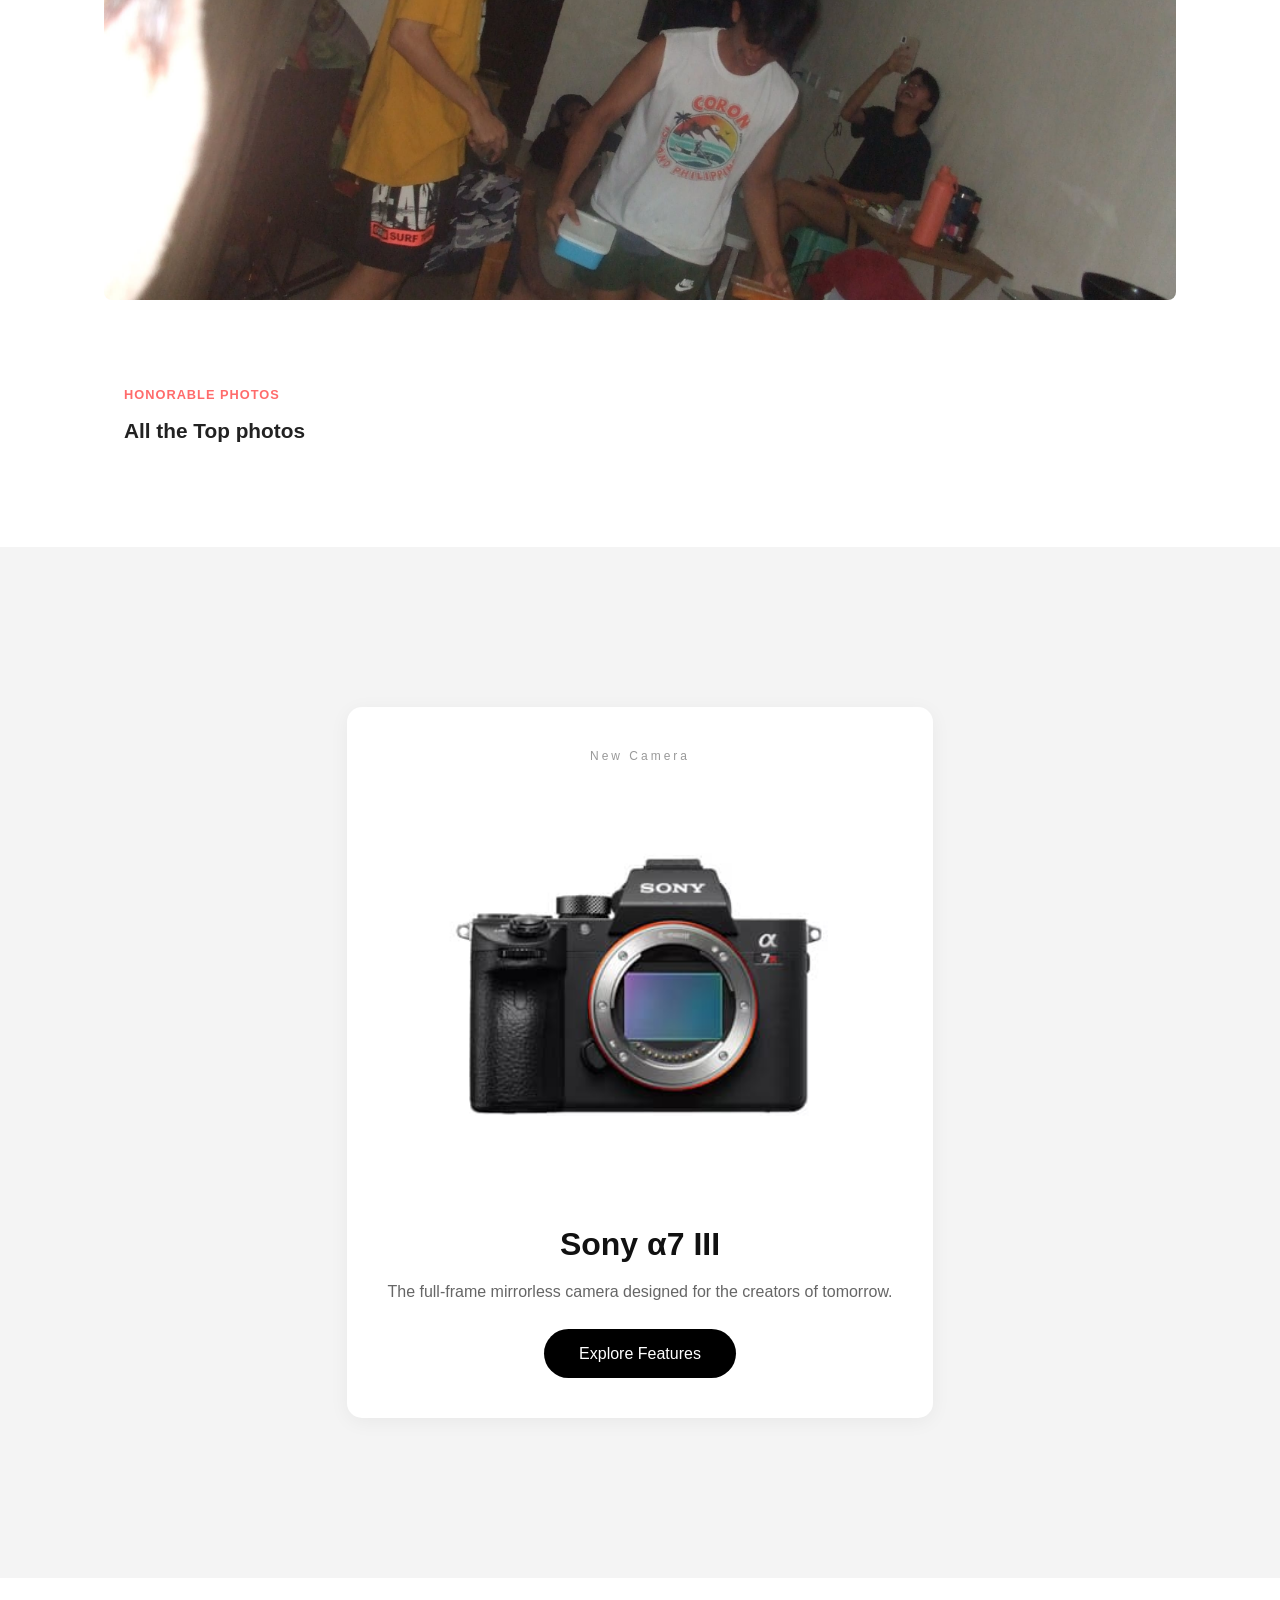
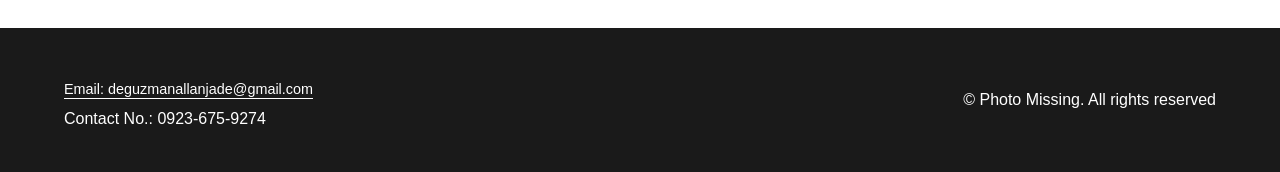
<file: Final-Project.html>
<!DOCTYPE html>
<html lang="en">
<head>
    <meta charset="UTF-8">
    <meta name="viewport" content="width=device-width, initial-scale=1.0">
    <title>Photo Missing  | Photo Vlog</title>
    
    <link rel="icon" href="Photos Logo.png" type="image/png">
    
    <link rel="stylesheet" href="style.css">
</head>


<body>

    <nav class="navbar">
        <div class="logo">Photo Missing</div>
        <ul class="nav-links">
            <li><a href="Final-Project.html">Home</a></li>
            <li><a href="Final-Project.html#gallery">Vlogs</a></li>
            <li><a href="about.html">About</a></li>
            <li><a href="contact.html">Contact</a></li>
        </ul>
    </nav>
    </nav>

    <header class="hero">
        <div class="hero-content">
            <h1>Capturing the Unseen</h1>
            <p>Behind the lens of every frame is a story waiting to be told.</p>
            <a href="#gallery" class="btn">Explore My Vlogs</a>
        </div>
		
		
		
    </header>

<section id="gallery" class="container">
        <h2 class="section-title">Gallery of Photos</h2>
        
        <div class="vlog-grid">
            <div class="vlog-card">
                <a href="waterfall.html">
                    <div class="img-container">
                        <img src="Water fall.jpg" alt="Cebu Trip">
                    </div>
                    <div class="card-text">
                        <span class="category">Cebu Trip</span>
                        <h3>All the photos trip in Cebu</h3>
                    </div>
                </a>
            </div>
  
    <div class="vlog-card">
                <a href="cebu-part2.html"> 
                    <div class="img-container">
                        <img src="orangecloude.jpg" alt="Cebu Trip part 2"> 
                    </div>
                    <div class="card-text">
                        <span class="category">Cebu Trip part 2</span>
                        <h3>More Adventures in Cebu</h3>
                    </div>
                </a>
            </div>
			
			<div class="vlog-card">
                <a href="Favorite.html"> 
                    <div class="img-container">
                        <img src="bluesolo.jpg" alt="Favorite photos"> 
                    </div>
                    <div class="card-text">
                        <span class="category">Favorite photos</span>
                        <h3>All the Top photos</h3>
                    </div>
                </a>
            </div>
  
        </div>
		
		<div class="vlog-card">
                <a href="Honorable.html"> 
                    <div class="img-container">
                        <img src="boiz5.jpg" alt="Honorable Photos"> 
                    </div>
                    <div class="card-text">
                        <span class="category">Honorable Photos</span>
                        <h3>All the Top photos</h3>
                    </div>
                </a>
            </div>
  
        </div>
    </section>
<section class="bottom-ad-section">
    <div class="container">
        <div class="bottom-ad-box">
            <span class="ad-label">New Camera</span>
            <img src="sonya7.jpg" alt="Sony a7III" class="ad-img-bottom">
            
            <div class="bottom-ad-text">
                <h2>Sony α7 III</h2>
                <p>The full-frame mirrorless camera designed for the creators of tomorrow.</p>
                <a href="https://electronics.sony.com/imaging/interchangeable-lens-cameras/all-interchangeable-lens-cameras/p/ilce7m3-b" target="_blank" class="btn-dark">Explore Features</a>
            </div>
        </div>
    </div>
	
</section>

  <footer>
        <div class="footer-left">
            <p><a href="https://mail.google.com/mail/?view=cm&fs=1&to=deguzmanallanjade@gmail.com" target="_blank" class="email-link">Email: deguzmanallanjade@gmail.com</a></p>
            <p>Contact No.: 0923-675-9274</p>
        </div>
        
        <div class="footer-right">
            <p>&copy; Photo Missing. All rights reserved</p>
        </div>
		
    </footer>

</body>
</html>
</file>
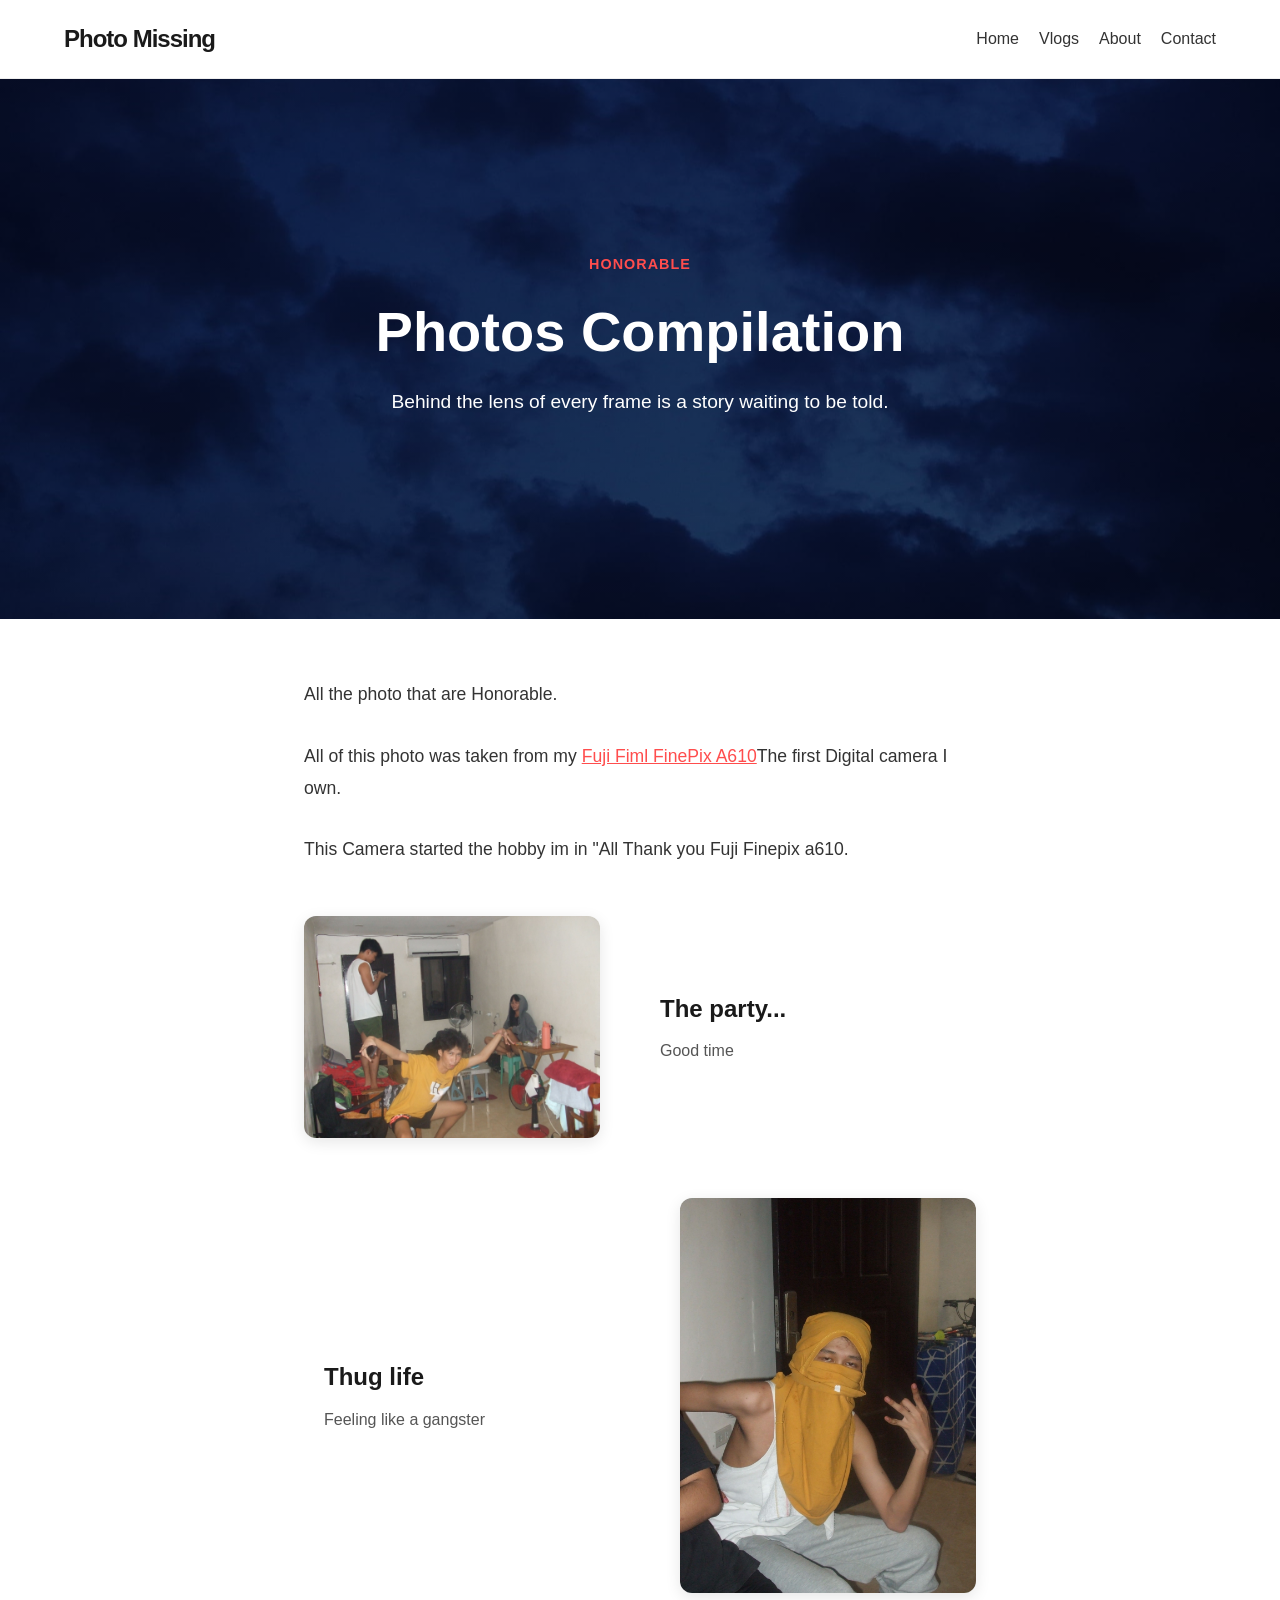
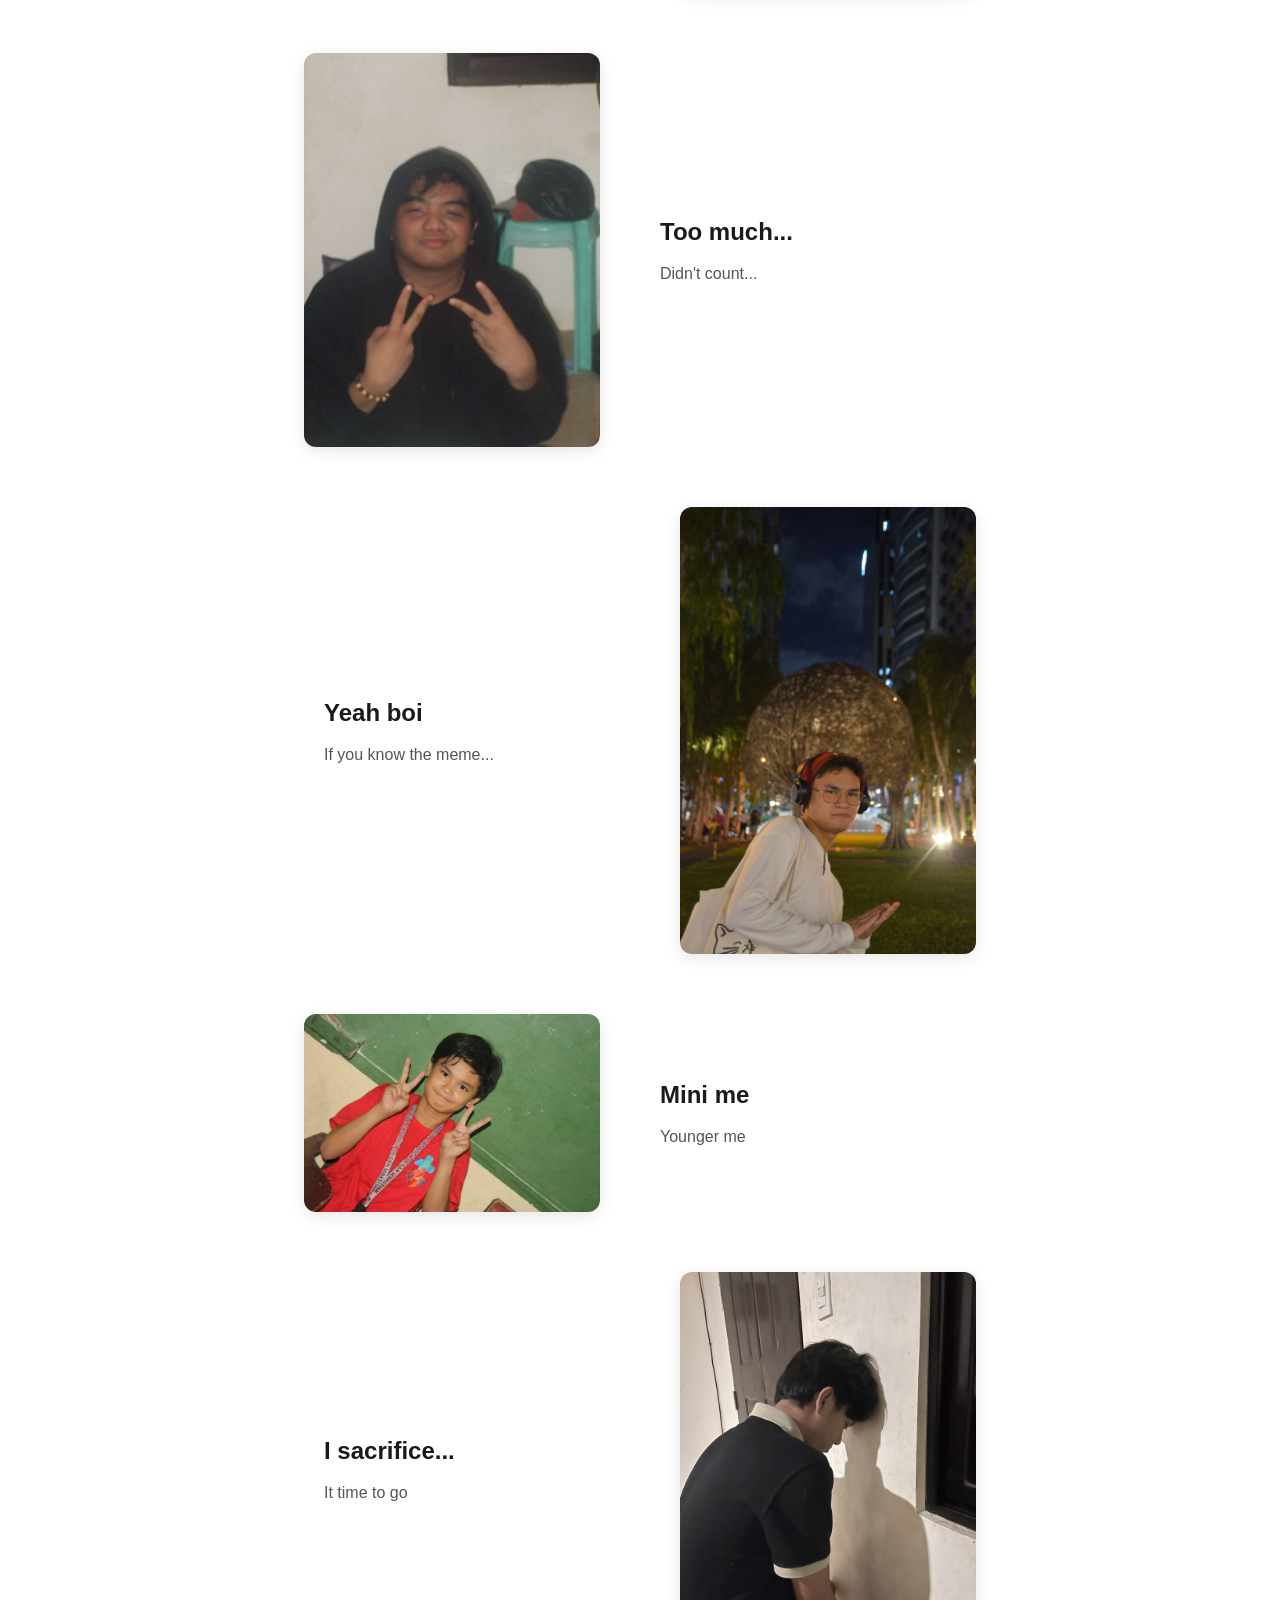
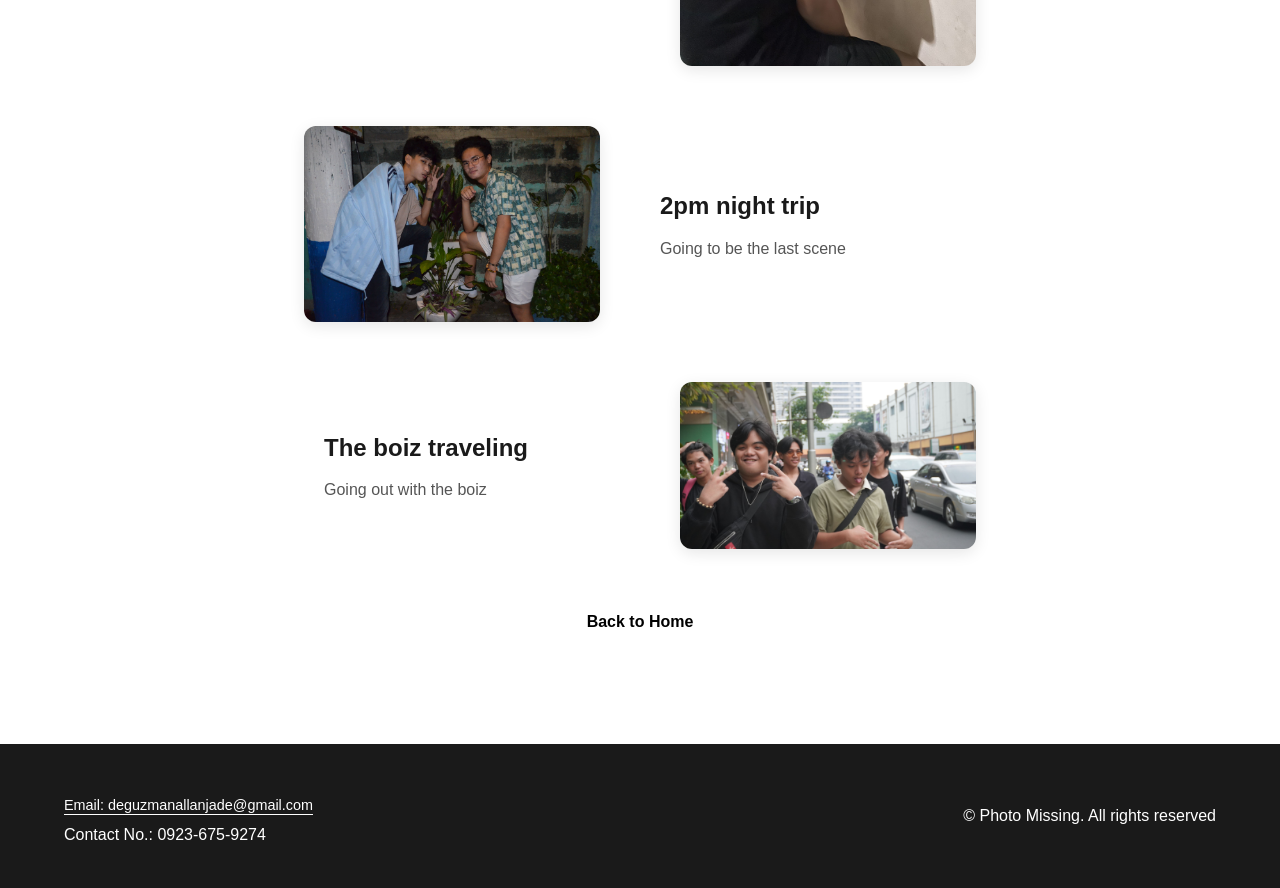
<file: Honorable.html>
<!DOCTYPE html>
<html lang="en">
<head>
    <meta charset="UTF-8">
    <meta name="viewport" content="width=device-width, initial-scale=1.0">
    <title>Honorable Photos | Photo Missing</title>
	
    <link rel="icon" href="PhotosLogo.png" type="image/png">
	
    <link rel="stylesheet" href="style.css">
	
</head>
<body>

    <nav class="navbar">
        <div class="logo">Photo Missing</div>
        <ul class="nav-links">
            <li><a href="index.html">Home</a></li>
            <li><a href="index.html#gallery">Vlogs</a></li>
            <li><a href="about.html">About</a></li>
            <li><a href="contact.html">Contact</a></li>
        </ul>
    </nav>

   <header class="post-hero" style="background-image: linear-gradient(rgba(0,0,0,0.5), rgba(0,0,0,0.5)), url('bluecloud.jpg');">
        <div class="hero-content">
            <span class="category">Honorable</span>
            <h1>Photos Compilation</h1>
            <p>Behind the lens of every frame is a story waiting to be told.</p>
        </div>
    </header>

    <article class="container post-content">
        <div class="post-text">
            <p>All the photo that are Honorable.</p> 
			<p>All of this photo was taken from my <a href="https://www.dpreview.com/products/fujifilm/compacts/fuji_finepixa610" target="_blank" rel="noopener noreferrer">Fuji Fiml FinePix A610</a>The first Digital camera I own.</p>
			<p>This Camera started the hobby im in "All Thank you Fuji Finepix a610.</p>

        </div>

        <div class="photo-showcase">
            
            <div class="showcase-row">
                <div class="showcase-img"><img src="boiz3.jpg" alt="The party..."></div>
                <div class="showcase-text">
                    <h3>The party...</h3>
                    <p>Good time</p>
                </div>
            </div>

            <div class="showcase-row reverse">
                <div class="showcase-img"><img src="boiz2.jpg" alt="hug life"></div>
                <div class="showcase-text">
                    <h3>Thug life</h3>
                    <p>Feeling like a gangster</p>
                </div>
            </div>

            <div class="showcase-row">
                <div class="showcase-img"><img src="boiz1.jpg" alt="Too much..."></div>
                <div class="showcase-text">
                    <h3>Too much...</h3>
                    <p>Didn't count...</p>
                </div>
            </div>

            <div class="showcase-row reverse">
                <div class="showcase-img"><img src="yeah.jpg" alt="Yeah boi"></div>
                <div class="showcase-text">
                    <h3>Yeah boi</h3>
                    <p>If you know the meme...</p>
                </div>
            </div>

            <div class="showcase-row">
                <div class="showcase-img"><img src="mini.jpg" alt="Mini me"></div>
                <div class="showcase-text">
                    <h3>Mini me</h3>
                    <p>Younger me</p>
                </div>
            </div>

            <div class="showcase-row reverse">
                <div class="showcase-img"><img src="boiz4.jpg" alt="I sacrifice..."></div>
                <div class="showcase-text">
                    <h3>I sacrifice...</h3>
                    <p>It time to go</p>
                </div>
            </div>

            <div class="showcase-row">
                <div class="showcase-img"><img src="Toilet.jpg" alt="2pm night trip"></div>
                <div class="showcase-text">
                    <h3>2pm night trip</h3>
                    <p>Going to be the last scene</p>
                </div>
            </div>

            <div class="showcase-row reverse">
                <div class="showcase-img"><img src="theboiz.jpg" alt="The boiz traveling"></div>
                <div class="showcase-text">
                    <h3>The boiz traveling</h3>
                    <p>Going out with the boiz</p>
                </div>
            </div>

        </div>
        
        <div class="back-link">
            <a href="index.html#gallery" class="btn">Back to Home</a>
        </div>
    </article>

    <div id="imageModal" class="modal">
        <span class="close">&times;</span>
        <img class="modal-content" id="img01">
        <div id="caption"></div>
    </div>

    <footer>
        <div class="footer-left">
            <p><a href="https://mail.google.com/mail/?view=cm&fs=1&to=deguzmanallanjade@gmail.com" target="_blank" class="email-link">Email: deguzmanallanjade@gmail.com</a></p>
            <p>Contact No.: 0923-675-9274</p>
        </div>
        
        <div class="footer-right">
            <p>&copy; Photo Missing. All rights reserved</p>
        </div>
    </footer>

    <script>
        document.addEventListener('DOMContentLoaded', function() {
            var modal = document.getElementById("imageModal");
            var modalImg = document.getElementById("img01");
            var captionText = document.getElementById("caption");
            
            // Find all the images in your showcase layout
            var images = document.querySelectorAll('.showcase-img img');
            
            // Make each image clickable
            images.forEach(function(img) {
                // Add a pointer cursor so people know they can click it
                img.style.cursor = "pointer";
                
                img.onclick = function(){
                    modal.style.display = "block";
                    modalImg.src = this.src;
                    captionText.innerHTML = this.alt; // Uses the 'alt' text as the caption!
                }
            });
            
            // The logic to close the modal when you click the 'X'
            var span = document.getElementsByClassName("close")[0];
            span.onclick = function() {
              modal.style.display = "none";
            }
            
            // The logic to close the modal if you click the dark background
            modal.onclick = function(event) {
                if (event.target == modal) {
                    modal.style.display = "none";
                }
            }
        });
    </script>

</body>
</html>
</file>
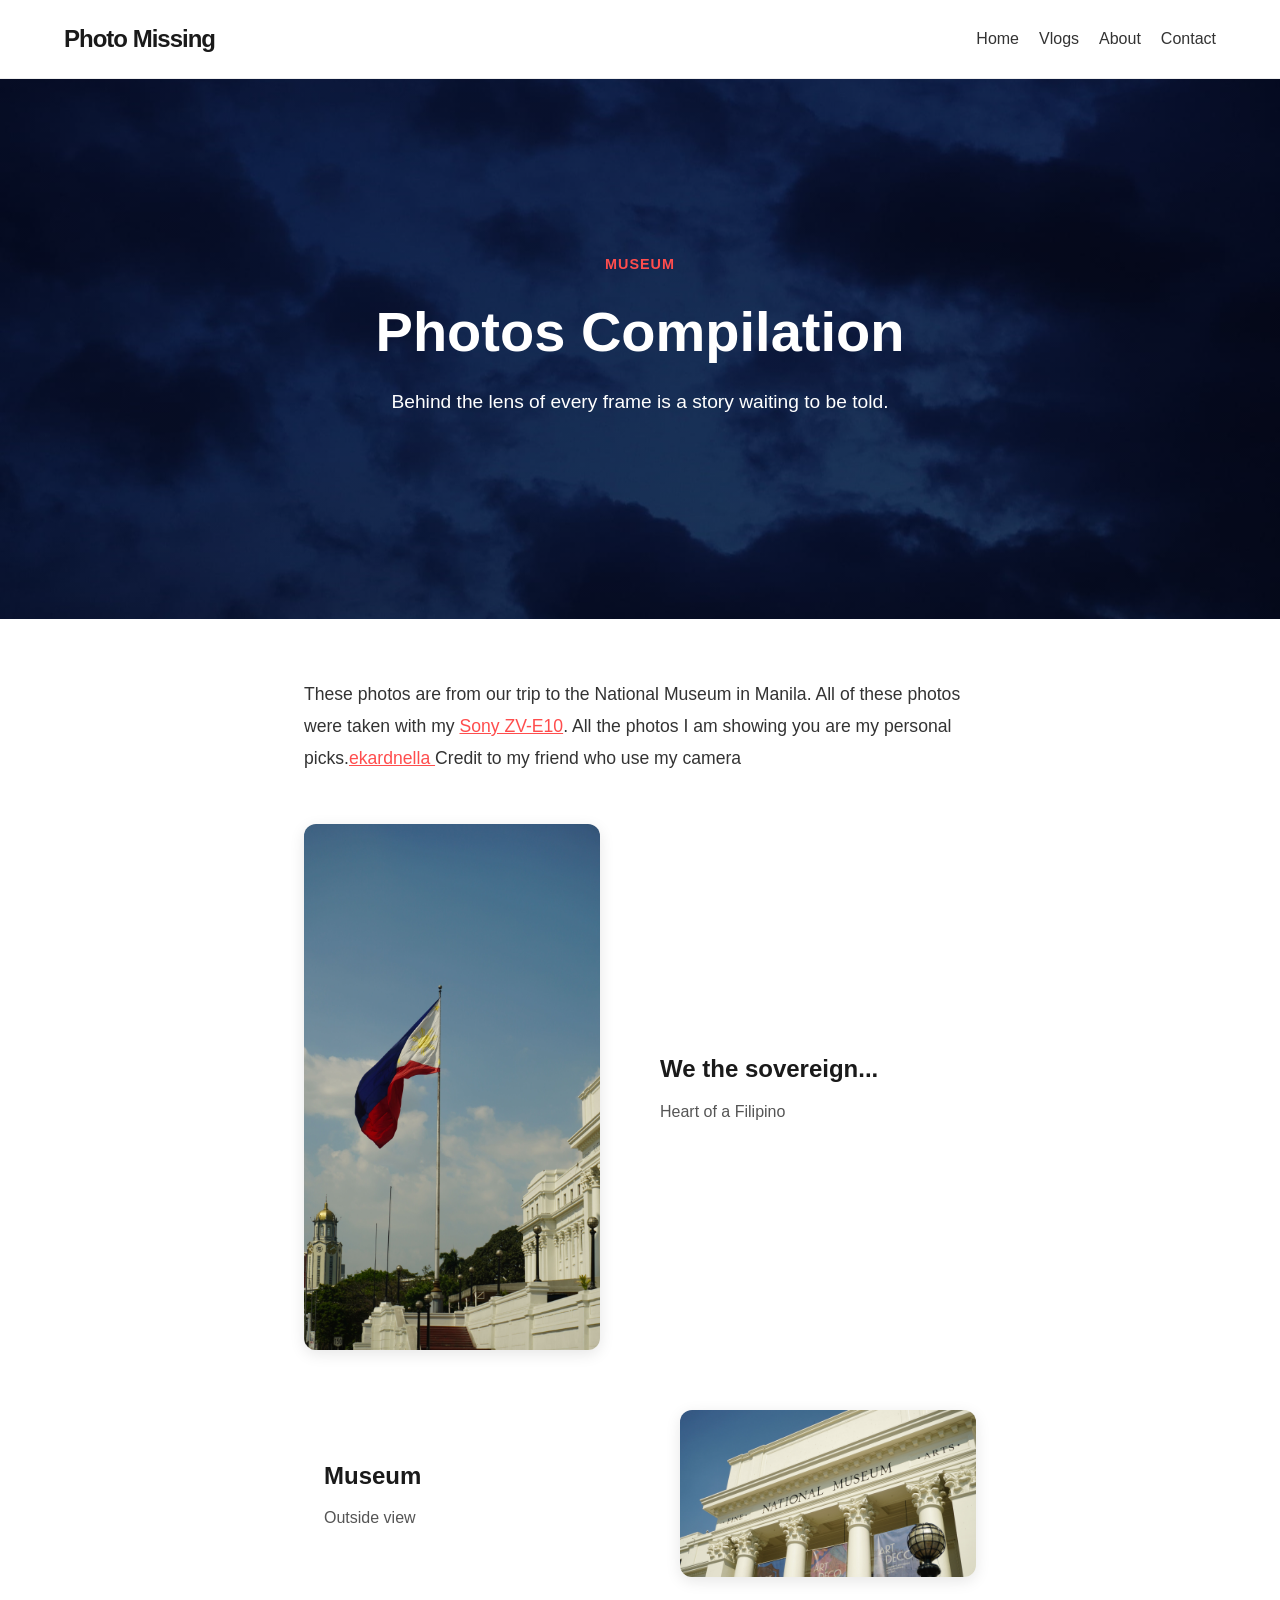
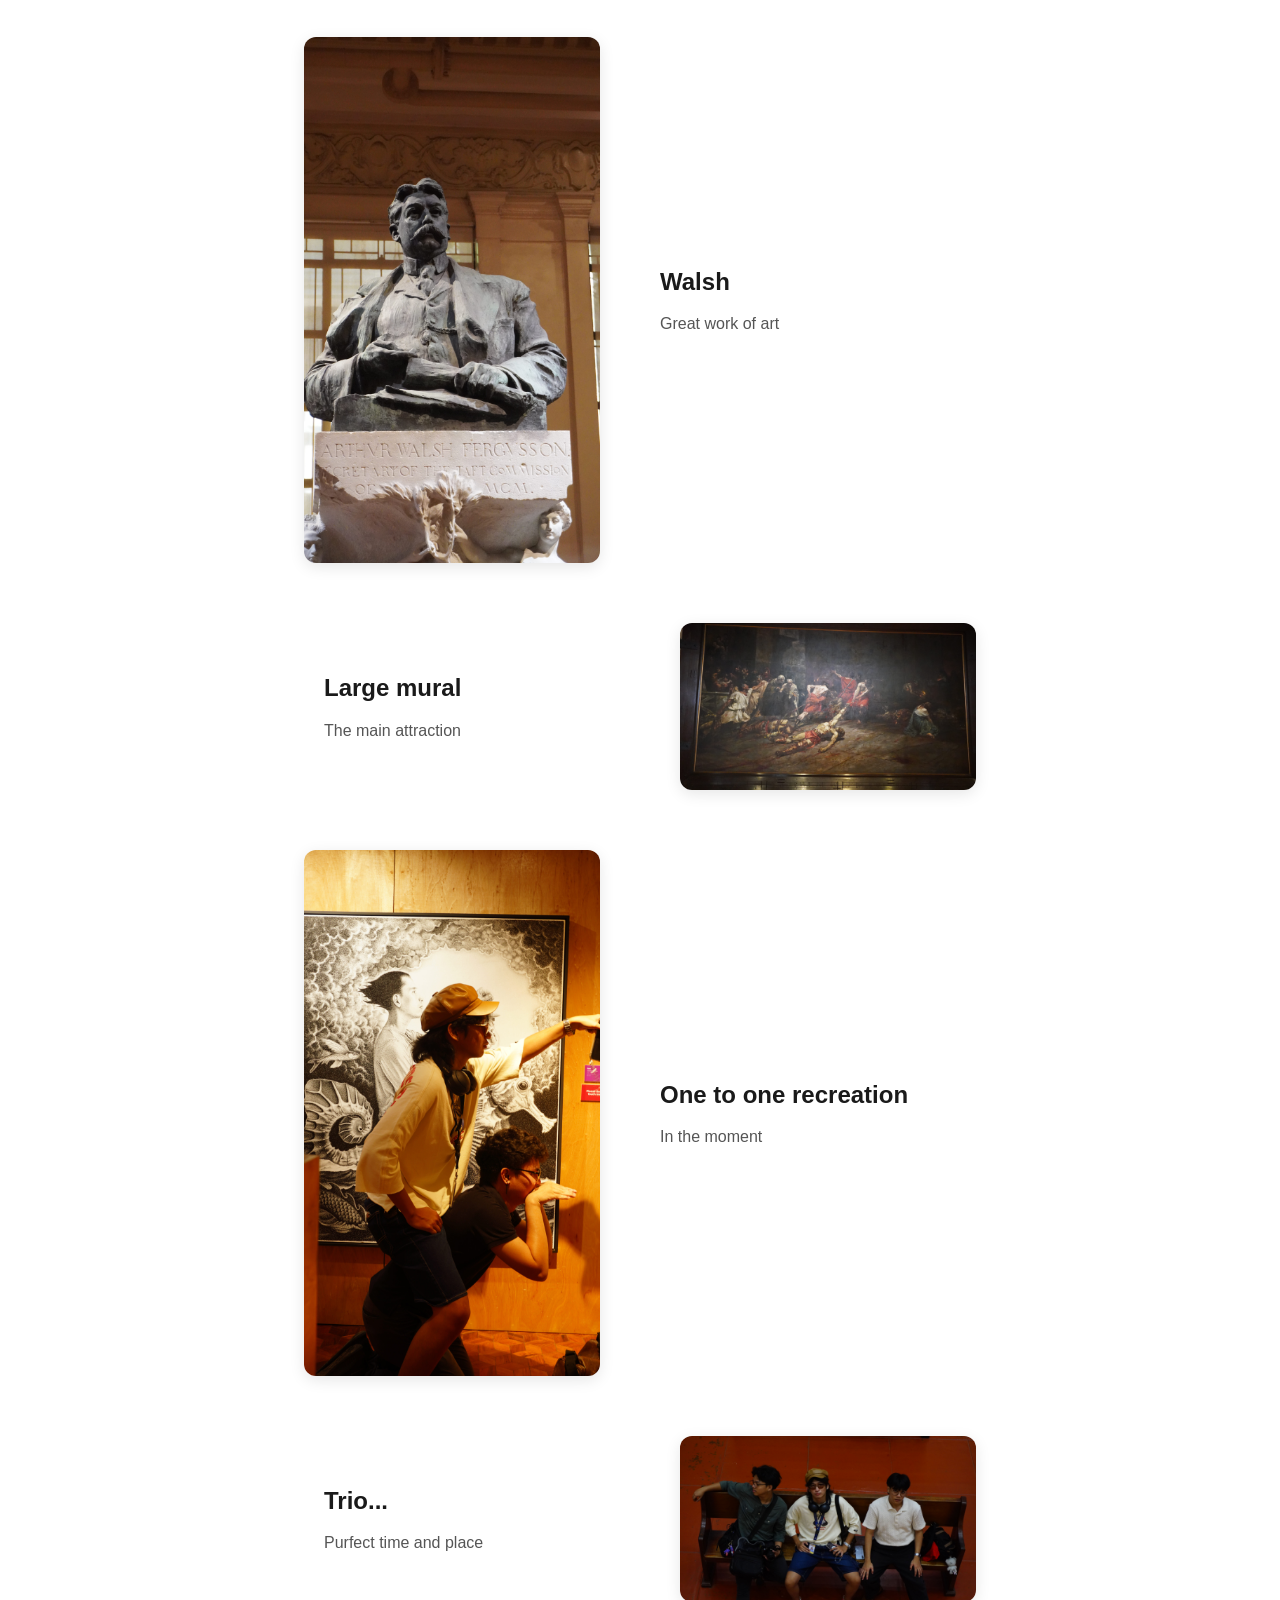
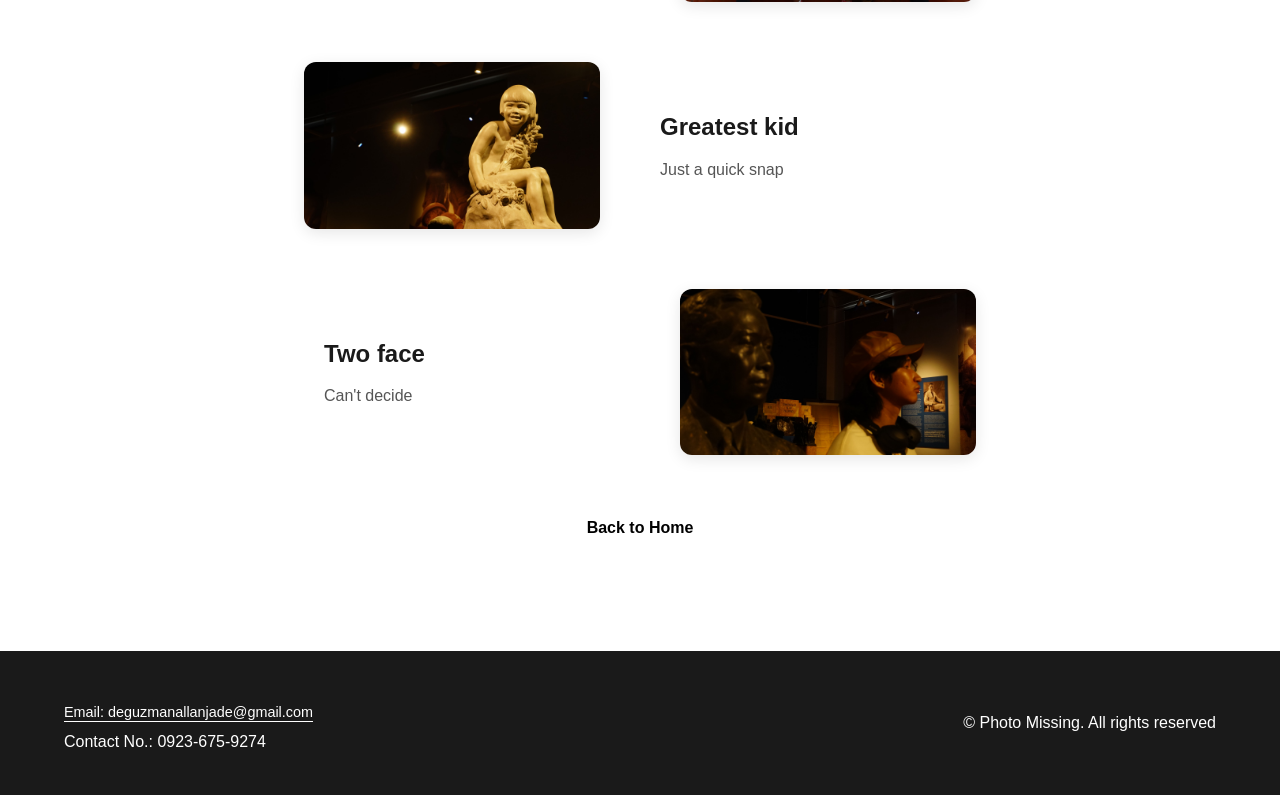
<file: museum.html>
<!DOCTYPE html>
<html lang="en">
<head>
    <meta charset="UTF-8">
    <meta name="viewport" content="width=device-width, initial-scale=1.0">
    <title>Honorable Photos | Photo Missing</title>
    
    <link rel="icon" href="PhotosLogo.png" type="image/png">
    
    <link rel="stylesheet" href="style.css">
    
</head>
<body>

    <nav class="navbar">
        <div class="logo">Photo Missing</div>
        <ul class="nav-links">
            <li><a href="index.html">Home</a></li>
            <li><a href="index.html#gallery">Vlogs</a></li>
            <li><a href="about.html">About</a></li>
            <li><a href="contact.html">Contact</a></li>
        </ul>
    </nav>

   <header class="post-hero" style="background-image: linear-gradient(rgba(0,0,0,0.5), rgba(0,0,0,0.5)), url('bluecloud.jpg');">
        <div class="hero-content">
            <span class="category">Museum</span>
            <h1>Photos Compilation</h1>
            <p>Behind the lens of every frame is a story waiting to be told.</p>
        </div>
    </header>

    <article class="container post-content">
        <div class="post-text">
            <p>These photos are from our trip to the National Museum in Manila. All of these photos were taken with my <a href="https://www.sony.com.ph/interchangeable-lens-cameras/products/zv-e10" target="_blank" rel="noopener noreferrer">Sony ZV-E10</a>. All the photos I am showing you are my personal picks.<a href="https://www.instagram.com/ekardnella/" target="_blank" rel="noopener noreferrer">ekardnella
</a> Credit to my friend who use my camera</p>
        </div>

        <div class="photo-showcase">
            
            <div class="showcase-row">
                <div class="showcase-img"><img src="flag.jpg" alt="We the sovereign..."></div>
                <div class="showcase-text">
                    <h3>We the sovereign...</h3>
                    <p>Heart of a Filipino</p>
                </div>
            </div>

            <div class="showcase-row reverse">
                <div class="showcase-img"><img src="national.jpg" alt="Museum"></div>
                <div class="showcase-text">
                    <h3>Museum</h3>
                    <p>Outside view</p>
                </div>
            </div>

            <div class="showcase-row">
                <div class="showcase-img"><img src="walsh.jpg" alt="Walsh"></div>
                <div class="showcase-text">
                    <h3>Walsh</h3>
                    <p>Great work of art</p>
                </div>
            </div>

            <div class="showcase-row reverse">
                <div class="showcase-img"><img src="dragging.jpg" alt="Large mural"></div>
                <div class="showcase-text">
                    <h3>Large mural</h3>
                    <p>The main attraction</p>
                </div>
            </div>

            <div class="showcase-row">
                <div class="showcase-img"><img src="ride.jpg" alt="One to one recreation"></div>
                <div class="showcase-text">
                    <h3>One to one recreation</h3>
                    <p>In the moment</p>
                </div>
            </div>

            <div class="showcase-row reverse">
                <div class="showcase-img"><img src="swag.jpg" alt="Trio..."></div>
                <div class="showcase-text">
                    <h3>Trio...</h3>
                    <p>Purfect time and place</p>
                </div>
            </div>

            <div class="showcase-row">
                <div class="showcase-img"><img src="kid.jpg" alt="Greatest kid"></div>
                <div class="showcase-text">
                    <h3>Greatest kid</h3>
                    <p>Just a quick snap</p>
                </div>
            </div>

            <div class="showcase-row reverse">
                <div class="showcase-img"><img src="faces.jpg" alt="Two face"></div>
                <div class="showcase-text">
                    <h3>Two face</h3>
                    <p>Can't decide</p>
                </div>
            </div>

        </div>
        
        <div class="back-link">
            <a href="index.html#gallery" class="btn">Back to Home</a>
        </div>
    </article>

    <div id="imageModal" class="modal">
        <span class="close">&times;</span>
        <img class="modal-content" id="img01">
        <div id="caption"></div>
    </div>

    <footer>
        <div class="footer-left">
            <p><a href="https://mail.google.com/mail/?view=cm&fs=1&to=deguzmanallanjade@gmail.com" target="_blank" class="email-link">Email: deguzmanallanjade@gmail.com</a></p>
            <p>Contact No.: 0923-675-9274</p>
        </div>
        
        <div class="footer-right">
            <p>&copy; Photo Missing. All rights reserved</p>
        </div>
    </footer>

    <script>
        document.addEventListener('DOMContentLoaded', function() {
            var modal = document.getElementById("imageModal");
            var modalImg = document.getElementById("img01");
            var captionText = document.getElementById("caption");
            
            // Find all the images in your showcase layout
            var images = document.querySelectorAll('.showcase-img img');
            
            // Make each image clickable
            images.forEach(function(img) {
                // Add a pointer cursor so people know they can click it
                img.style.cursor = "pointer";
                
                img.onclick = function(){
                    modal.style.display = "block";
                    modalImg.src = this.src;
                    captionText.innerHTML = this.alt; // Uses the 'alt' text as the caption!
                }
            });
            
            // The logic to close the modal when you click the 'X'
            var span = document.getElementsByClassName("close")[0];
            span.onclick = function() {
              modal.style.display = "none";
            }
            
            // The logic to close the modal if you click the dark background
            modal.onclick = function(event) {
                if (event.target == modal) {
                    modal.style.display = "none";
                }
            }
        });
    </script>

</body>
</html>
</file>
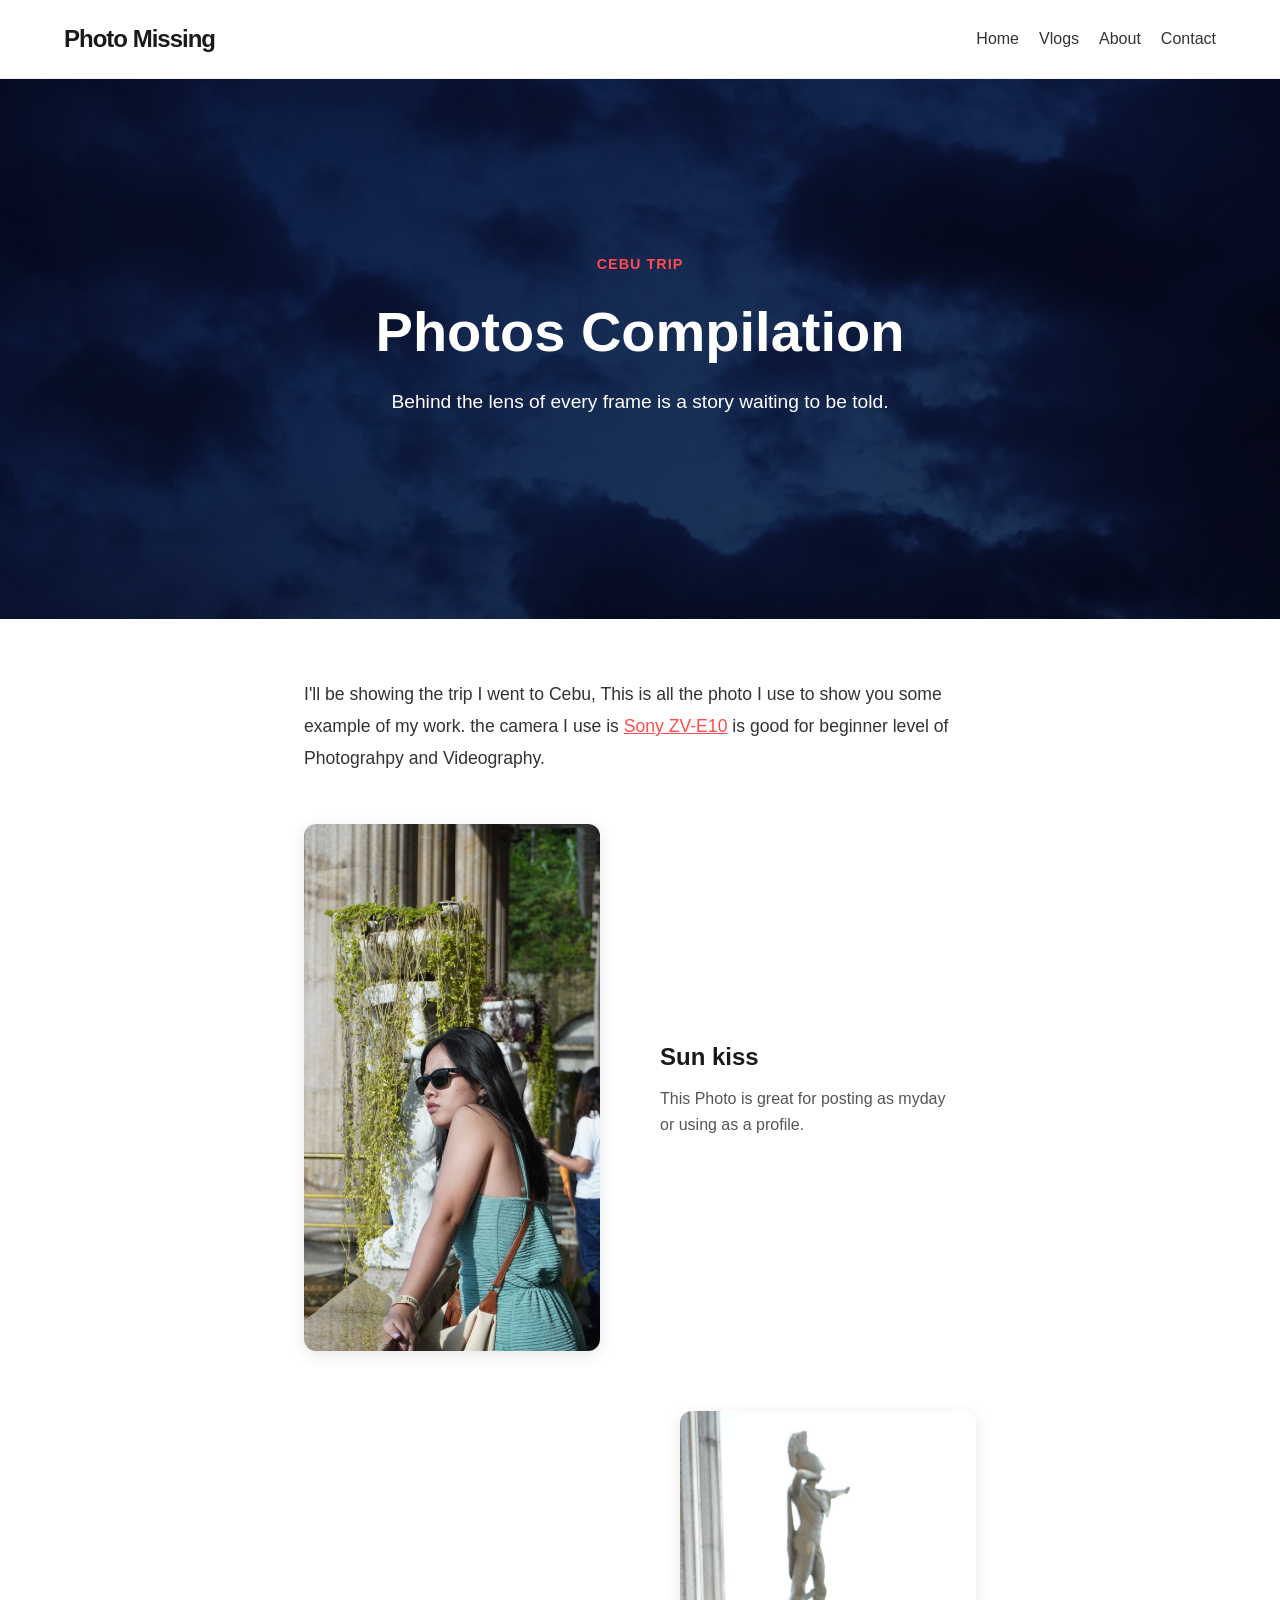
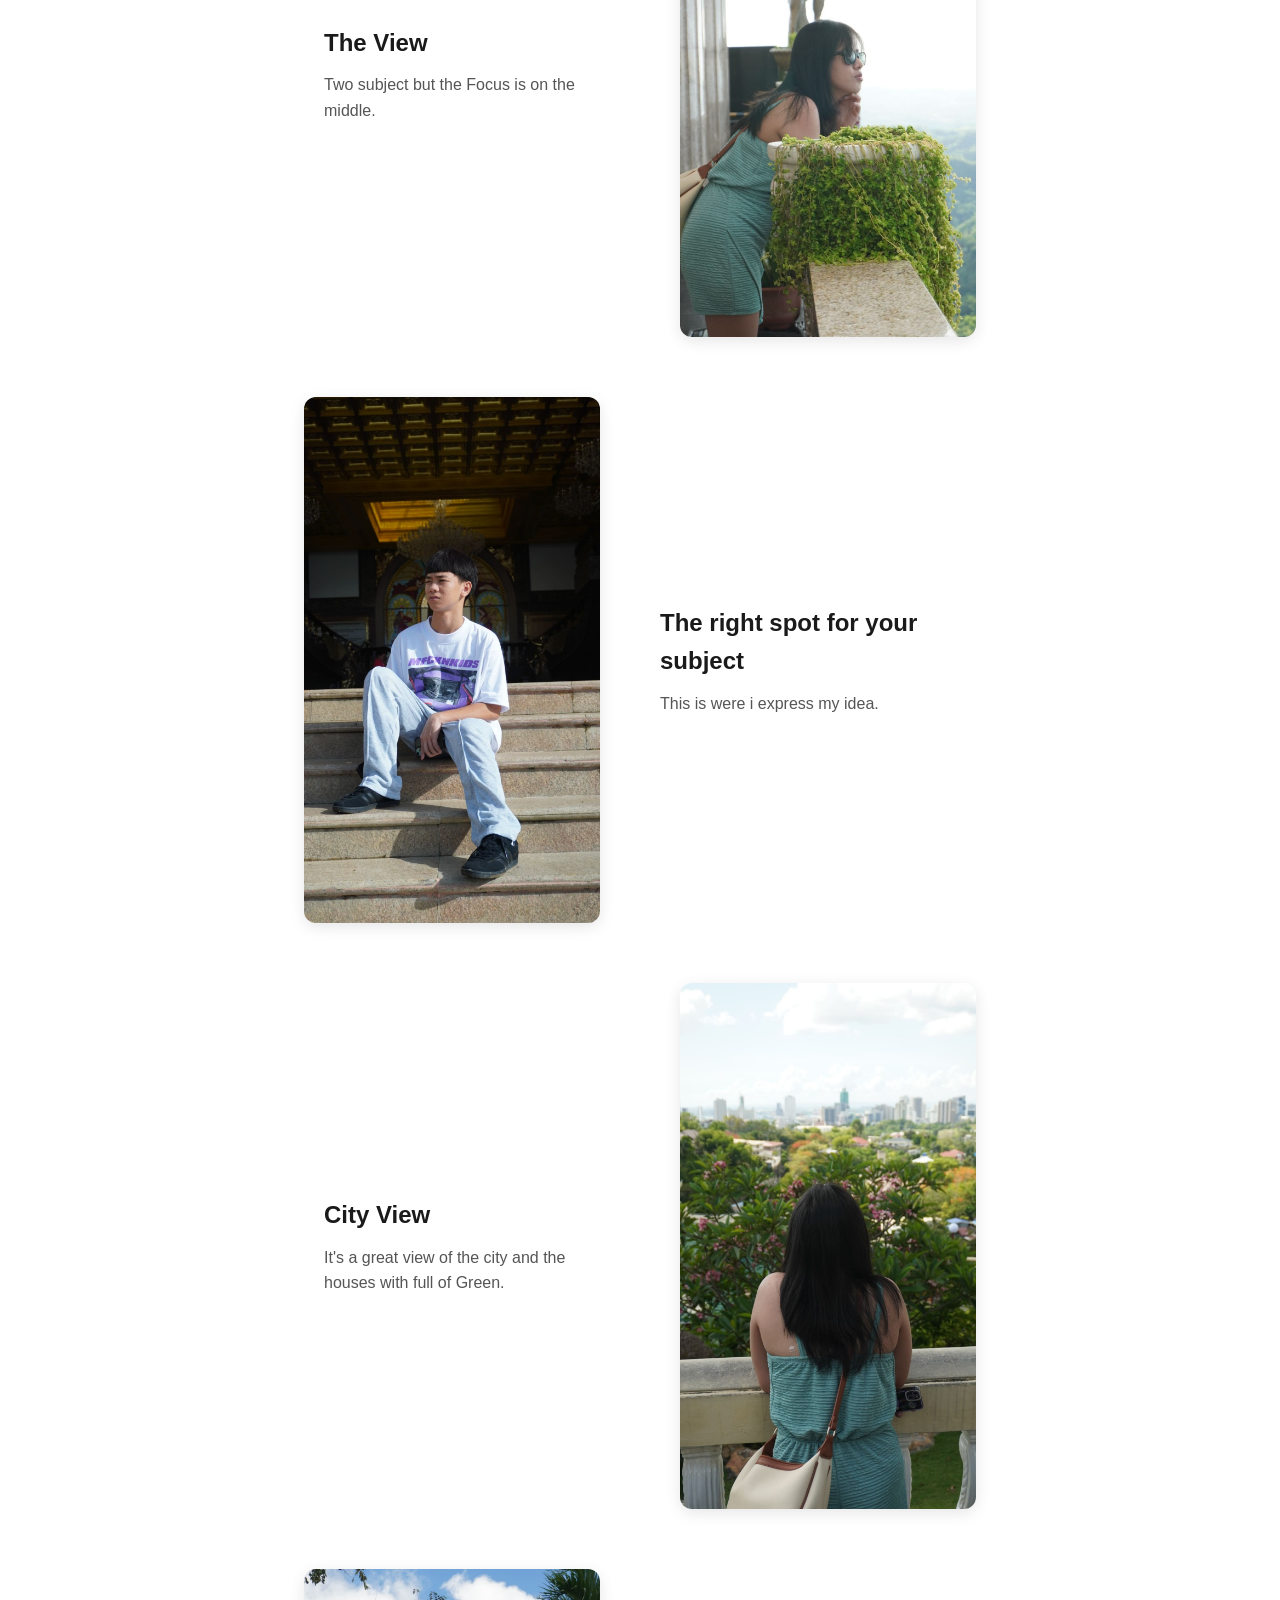
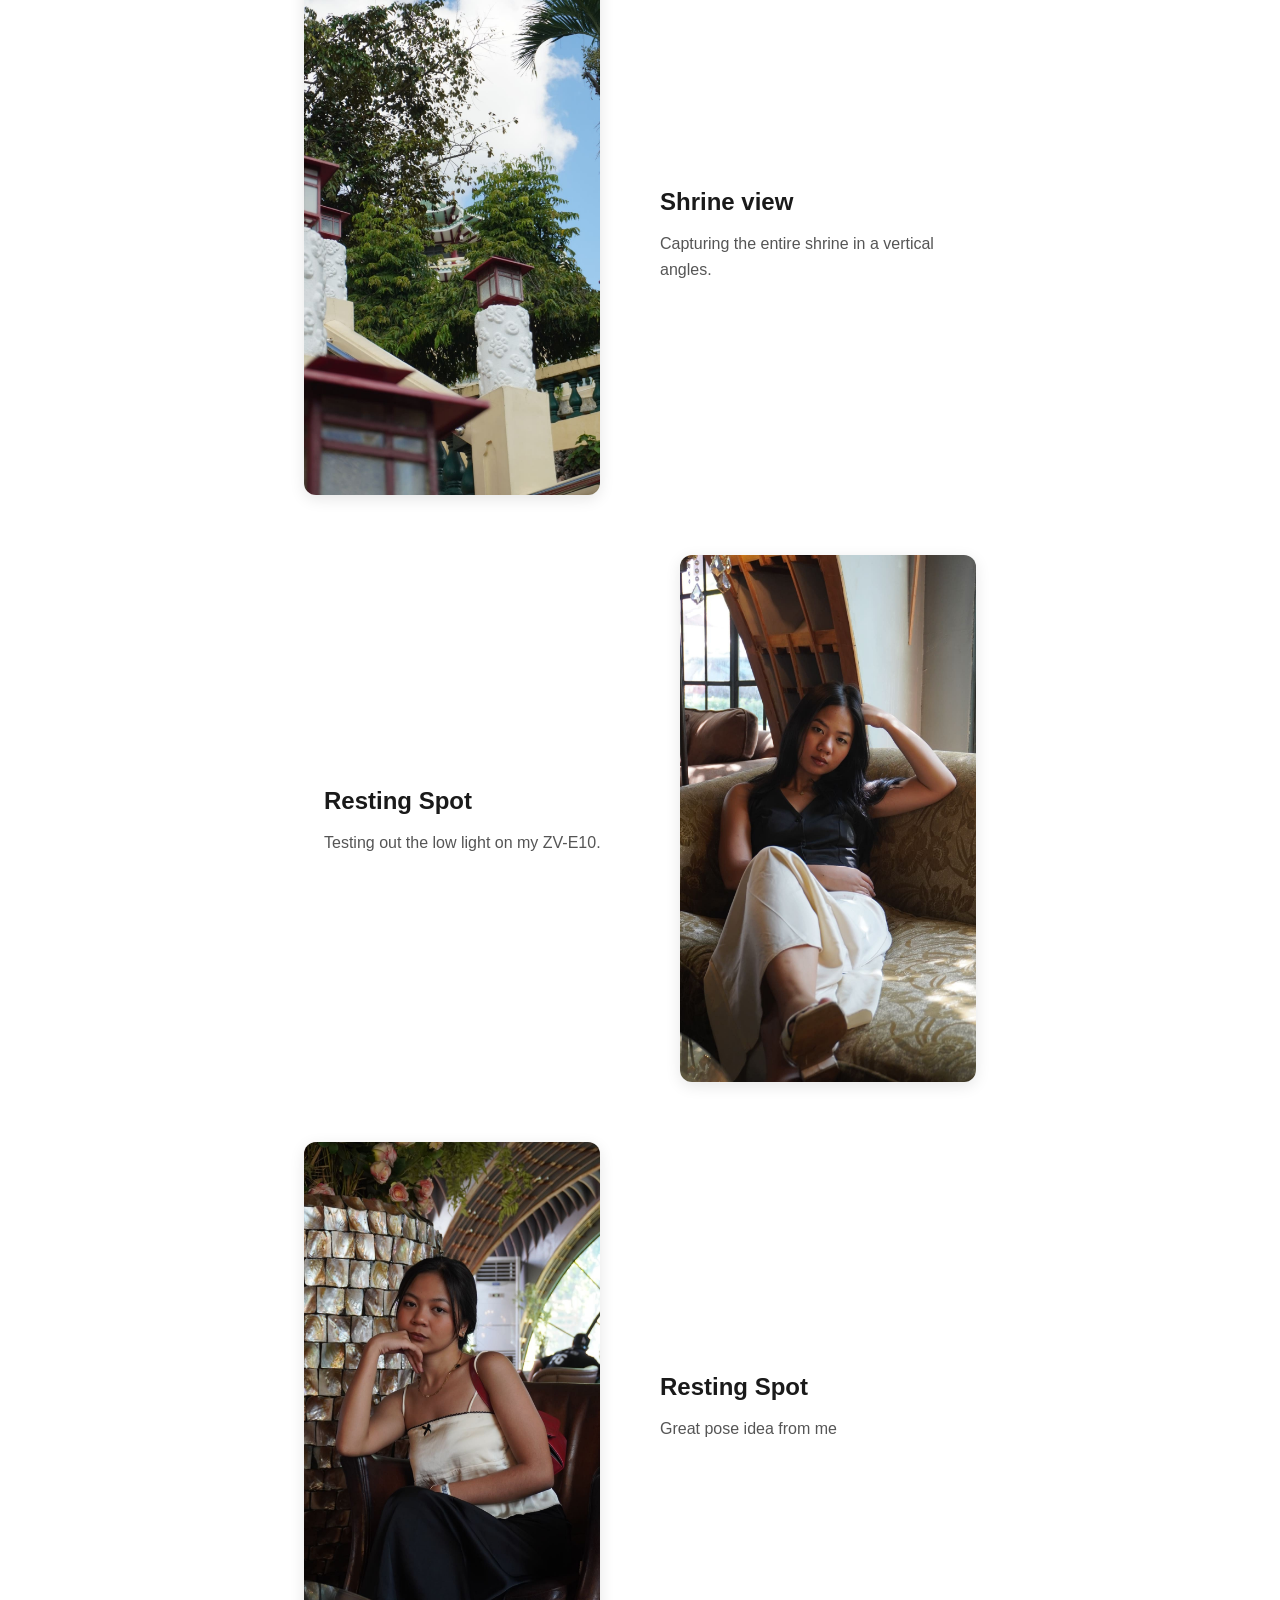
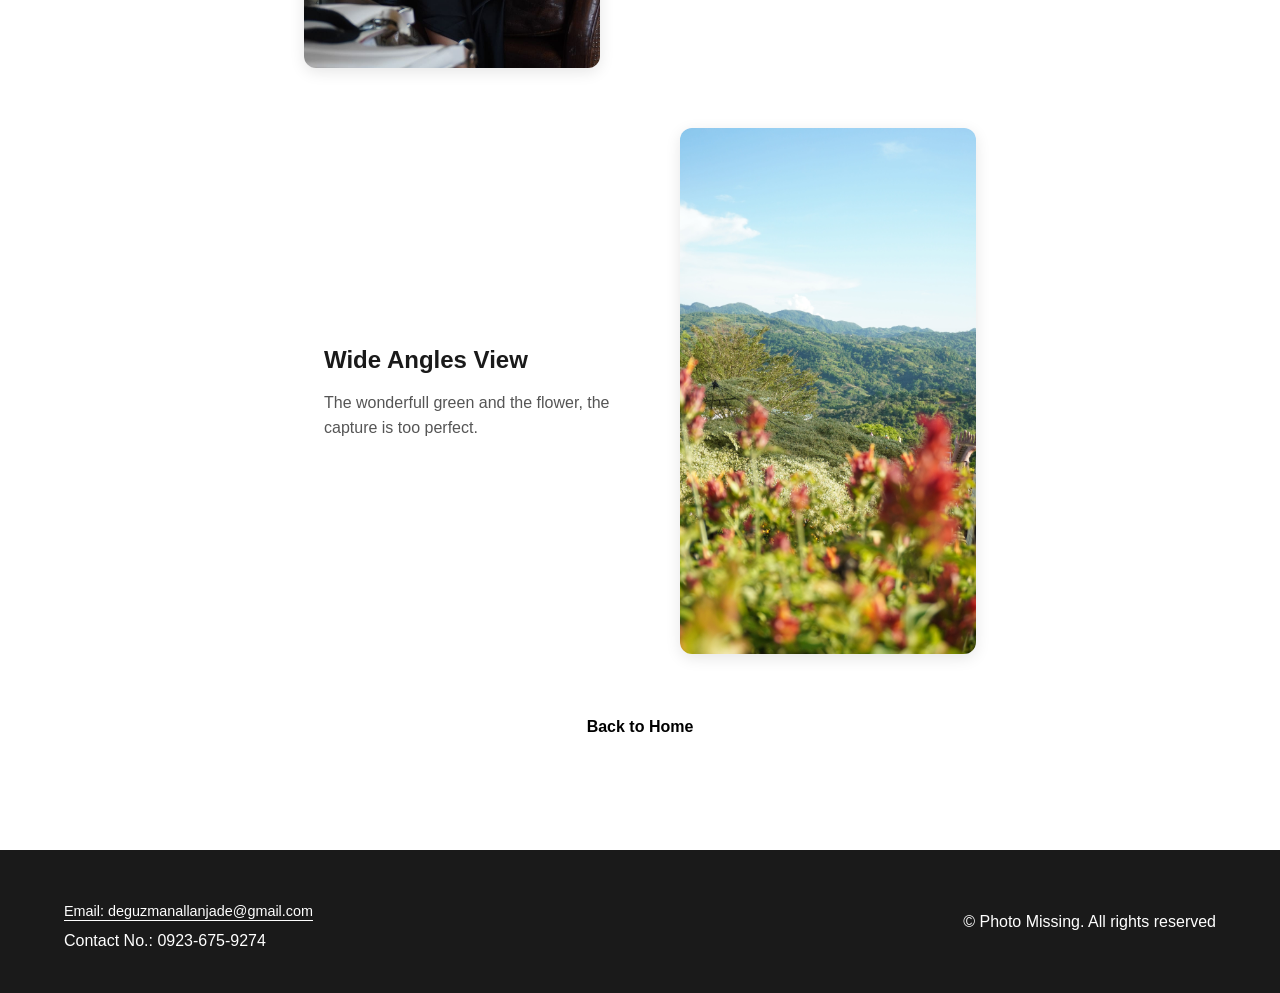
<file: waterfall.html>
<!DOCTYPE html>
<html lang="en">
<head>
    <meta charset="UTF-8">
    <meta name="viewport" content="width=device-width, initial-scale=1.0">
    <title>Cebu Trip | Photo Missing</title>
	
    <link rel="icon" href="PhotosLogo.png" type="image/png">
	
    <link rel="stylesheet" href="style.css">
	
</head>
<body>

    <nav class="navbar">
        <div class="logo">Photo Missing</div>
        <ul class="nav-links">
            <li><a href="index.html">Home</a></li>
            <li><a href="index.html#gallery">Vlogs</a></li>
            <li><a href="about.html">About</a></li>
            <li><a href="contact.html">Contact</a></li>
        </ul>
    </nav>

   <header class="post-hero" style="background-image: linear-gradient(rgba(0,0,0,0.5), rgba(0,0,0,0.5)), url('bluecloud.jpg');">
        <div class="hero-content">
            <span class="category">Cebu Trip</span>
            <h1>Photos Compilation</h1>
            <p>Behind the lens of every frame is a story waiting to be told.</p>
        </div>
    </header>

    <article class="container post-content">
        <div class="post-text">
            <p>I'll be showing the trip I went to Cebu, This is all the photo I use to show you some example of my work. the camera I use is <a href="https://www.sony.com.ph/interchangeable-lens-cameras/products/zv-e10" target="_blank" rel="noopener noreferrer">Sony ZV-E10</a> is good for beginner level of Photograhpy and Videography. </p>

        </div>

        <div class="photo-showcase">
            
            <div class="showcase-row">
                <div class="showcase-img"><img src="shrine1.jpg" alt="Sun kiss"></div>
                <div class="showcase-text">
                    <h3>Sun kiss</h3>
                    <p>This Photo is great for posting as myday or using as a profile.</p>
                </div>
            </div>

            <div class="showcase-row reverse">
                <div class="showcase-img"><img src="shrine3.jpg" alt="The View"></div>
                <div class="showcase-text">
                    <h3>The View</h3>
                    <p>Two subject but the Focus is on the middle.</p>
                </div>
            </div>

            <div class="showcase-row">
                <div class="showcase-img"><img src="shrine2.jpg" alt="The right spot for your subject"></div>
                <div class="showcase-text">
                    <h3>The right spot for your subject</h3>
                    <p>This is were i express my idea.</p>
                </div>
            </div>

            <div class="showcase-row reverse">
                <div class="showcase-img"><img src="China1.jpg" alt="City View"></div>
                <div class="showcase-text">
                    <h3>City View</h3>
                    <p>It's a great view of the city and the houses with full of Green.</p>
                </div>
            </div>

            <div class="showcase-row">
                <div class="showcase-img"><img src="China2.jpg" alt="Shrine view"></div>
                <div class="showcase-text">
                    <h3>Shrine view</h3>
                    <p>Capturing the entire shrine in a vertical angles.</p>
                </div>
            </div>

            <div class="showcase-row reverse">
                <div class="showcase-img"><img src="couch1.jpg" alt="Resting Spot"></div>
                <div class="showcase-text">
                    <h3>Resting Spot</h3>
                    <p>Testing out the low light on my ZV-E10.</p>
                </div>
            </div>

            <div class="showcase-row">
                <div class="showcase-img"><img src="chair1.jpg" alt="Resting Spot"></div>
                <div class="showcase-text">
                    <h3>Resting Spot</h3>
                    <p>Great pose idea from me</p>
                </div>
            </div>

            <div class="showcase-row reverse">
                <div class="showcase-img"><img src="wideview1.jpg" alt="Wide Angles View<"></div>
                <div class="showcase-text">
                    <h3>Wide Angles View</h3>
                    <p>The wonderfull green and the flower, the capture is too perfect.</p>
                </div>
            </div>

        </div>
        
        <div class="back-link">
            <a href="index.html#gallery" class="btn">Back to Home</a>
        </div>
    </article>

    <div id="imageModal" class="modal">
        <span class="close">&times;</span>
        <img class="modal-content" id="img01">
        <div id="caption"></div>
    </div>

    <footer>
        <div class="footer-left">
            <p><a href="https://mail.google.com/mail/?view=cm&fs=1&to=deguzmanallanjade@gmail.com" target="_blank" class="email-link">Email: deguzmanallanjade@gmail.com</a></p>
            <p>Contact No.: 0923-675-9274</p>
        </div>
        
        <div class="footer-right">
            <p>&copy; Photo Missing. All rights reserved</p>
        </div>
    </footer>

    <script>
        document.addEventListener('DOMContentLoaded', function() {
            var modal = document.getElementById("imageModal");
            var modalImg = document.getElementById("img01");
            var captionText = document.getElementById("caption");
                    
            var images = document.querySelectorAll('.showcase-img img');
            
            images.forEach(function(img) {
                
                img.style.cursor = "pointer";
                
                img.onclick = function(){
                    modal.style.display = "block";
                    modalImg.src = this.src;
                    captionText.innerHTML = this.alt; 
                }
            });
            
            var span = document.getElementsByClassName("close")[0];
            span.onclick = function() {
              modal.style.display = "none";
            }
            
            modal.onclick = function(event) {
                if (event.target == modal) {
                    modal.style.display = "none";
                }
            }
        });
    </script>

</body>
</html>
</file>
<file: style.css>
* {
    box-sizing: border-box;
    margin: 0;
    padding: 0;
}

body {
    font-family: 'Inter', -apple-system, BlinkMacSystemFont, sans-serif;
    line-height: 1.6;
    color: #1a1a1a;
    background-color: #ffffff;
}

.navbar {
    display: flex;
    justify-content: space-between;
    align-items: center;
    padding: 20px 5%;
    background: #fff;
    position: sticky;
    top: 0;
    z-index: 1000;
    border-bottom: 1px solid #eee;
}

.logo {
    font-size: 1.5rem;
    font-weight: 800;
    letter-spacing: -1px;
}

.nav-links {
    list-style: none;
    display: flex;
    gap: 20px;
}

.nav-links a {
    text-decoration: none;
    color: #333;
    font-weight: 500;
    transition: color 0.3s;
}

.nav-links a:hover {
    color: #ff4d4d;
}


.hero {
    height: 80vh;
    background: linear-gradient(rgba(0,0,0,0.3), rgba(0,0,0,0.3)), url('bluecloud.jpg');
    background-size: cover;
    background-position: center;
    display: flex;
    align-items: center;
    justify-content: center;
    text-align: center;
    color: white;
}

.hero-content h1 {
    font-size: 4rem;
    margin-bottom: 10px;
}

.hero-content p {
    font-size: 1.2rem;
    margin-bottom: 30px;
}

.btn {
    padding: 12px 30px;
    background-color: #fff;
    color: #000;
    text-decoration: none;
    font-weight: bold;
    border-radius: 50px;
    transition: 0.3s;
}

.btn:hover {
    background-color: #ff4d4d;
    color: #fff;
}


.container {
    padding: 80px 5%;
    max-width: 1200px;
    margin: 0 auto;
}

.section-title {
    text-align: center;
    margin-bottom: 50px;
    font-size: 2.5rem;
}

.vlog-grid {
    display: grid;
    grid-template-columns: repeat(auto-fit, minmax(300px, 1fr));
    gap: 30px;
}


.vlog-card {
    border-radius: 12px;
    overflow: hidden;
    background: #fff;
    transition: transform 0.4s ease;
}

.vlog-card:hover {
    transform: translateY(-10px);
}

.vlog-card a {
    text-decoration: none;
    color: inherit;
}

.img-container {
    width: 100%;
    height: 400px;
    overflow: hidden;
}

.img-container img {
    width: 100%;
    height: 100%;
    object-fit: cover;
    transition: scale 0.6s ease;
}

.vlog-card:hover img {
    scale: 1.1;
}

.card-text {
    padding: 20px;
}

.category {
    font-size: 0.75rem;
    text-transform: uppercase;
    color: #ff4d4d;
    font-weight: bold;
    letter-spacing: 1px;
}

.card-text h3 {
    margin: 5px 0 10px;
    font-size: 1.4rem;
}


footer {
    display: flex;
    justify-content: space-between;
    align-items: center; 
    padding: 40px 5%; 
    background: #1a1a1a;
    color: #fff;
    margin-top: 50px;
}

.footer-left {
    text-align: left; 
}

.footer-right {
    text-align: right; 
}


.email-link {
    color: #ffffff; 
    text-decoration: underline; 
    text-underline-offset: 4px; 
    font-size: 0.9rem;
    display: inline-block;
    transition: color 0.3s ease;
    margin-bottom: 5px; 
}

.email-link:hover {
    color: #ff4d4d; 
}


.email-link {
    color: #ffffff; 
    text-decoration: underline; 
    text-underline-offset: 4px; 
    font-size: 0.9rem;
    margin-top: 10px;
    display: inline-block;
    transition: color 0.3s ease;
}

.email-link:hover {
    color: #ff4d4d; 
}


.post-hero {
    height: 60vh;
    background-size: cover;
    background-position: center;
    display: flex;
    align-items: center;
    justify-content: center;
    text-align: center;
    color: white;
}

.post-hero .category {
    font-size: 0.9rem;
    color: #ff4d4d; 
    background: none;
    padding: 0;
}

.post-hero h1 {
    font-size: 3.5rem;
    margin: 10px 0;
}

.post-content {
    max-width: 800px;
    margin: 0 auto;
    padding: 60px 5%;
}

.post-text p {
    font-size: 1.1rem;
    line-height: 1.8;
    margin-bottom: 30px;
    color: #333;
}

.post-text a {
    color: #ff4d4d;
    text-decoration: underline;
}

.back-link {
    text-align: center;
    margin-top: 50px;
}

.photo-showcase {
    margin: 50px 0;
}

.showcase-row {
    display: flex;
    align-items: center;
    gap: 40px;
    margin-bottom: 60px;
}


.showcase-row.reverse {
    flex-direction: row-reverse;
}

.showcase-img {
    flex: 1; 
    border-radius: 12px;
    overflow: hidden;
    box-shadow: 0 4px 15px rgba(0,0,0,0.1); 
}

.showcase-img img {
    width: 100%;
    height: auto;
    display: block;
    object-fit: cover;
    transition: transform 0.4s ease;
}

.showcase-img img:hover {
    transform: scale(1.05); 
}

.showcase-text {
    flex: 1; 
    padding: 20px;
}

.showcase-text h3 {
    margin-bottom: 10px;
    font-size: 1.5rem;
    color: #1a1a1a;
}

.showcase-text p {
    color: #555;
    line-height: 1.6;
}


@media (max-width: 768px) {
    .showcase-row, 
    .showcase-row.reverse {
        flex-direction: column;
        text-align: center;
        gap: 20px;
    }
}

.modal {
  display: none; 
  position: fixed; 
  z-index: 2000; 
  padding-top: 50px; 
  left: 0;
  top: 0;
  width: 100%; 
  height: 100%; 
  overflow: auto; 
  background-color: rgba(0,0,0,0.9); 
  backdrop-filter: blur(5px); 
}

.modal-content {
  margin: auto;
  display: block;
  max-width: 90%;
  max-height: 80vh;
  object-fit: contain;
  border-radius: 8px;
  box-shadow: 0 4px 25px rgba(0,0,0,0.5);
}

#caption {
  margin: auto;
  display: block;
  width: 80%;
  max-width: 700px;
  text-align: center;
  color: #fff;
  padding: 15px 0;
  font-size: 1.2rem;
  font-weight: bold;
}


.close {
  position: absolute;
  top: 20px;
  right: 40px;
  color: #f1f1f1;
  font-size: 50px;
  font-weight: bold;
  transition: 0.3s;
  z-index: 2001;
}

.close:hover,
.close:focus {
  color: #ff4d4d; 
  text-decoration: none;
  cursor: pointer;
}


.modal-content, #caption {
  animation-name: zoom;
  animation-duration: 0.4s;
}

@keyframes zoom {
  from {transform:scale(0.8); opacity: 0;}
  to {transform:scale(1); opacity: 1;}
}
.bottom-ad-section {
    padding: 80px 0;
    background-color: #f4f4f4; /* Light grey to separate from the white gallery */
    display: flex;
    justify-content: center;
}

.bottom-ad-box {
    max-width: 600px; /* Limits width to keep it centered and tidy */
    margin: 0 auto;
    text-align: center;
    background: #fff;
    padding: 40px;
    border-radius: 15px;
    box-shadow: 0 4px 20px rgba(0,0,0,0.05);
}

.ad-label {
    font-size: 12px;
    letter-spacing: 3px;
    color: #999;
    display: block;
    margin-bottom: 20px;
}

.ad-img-bottom {
    width: 100%;
    max-width: 400px; /* Prevents the camera from being too huge */
    height: auto;
    border-radius: 8px;
    margin-bottom: 25px;
}

.bottom-ad-text h2 {
    font-size: 2rem;
    margin-bottom: 10px;
    color: #111;
}

.bottom-ad-text p {
    color: #666;
    margin-bottom: 25px;
    line-height: 1.5;
}

.btn-dark {
    display: inline-block;
    padding: 12px 35px;
    background-color: #000;
    color: #fff;
    text-decoration: none;
    border-radius: 30px; 
    font-weight: 500;
    transition: 0.3s ease;
}

.btn-dark:hover {
    background-color: #333;
    transform: scale(1.05);
}


@media (max-width: 480px) {
    .bottom-ad-box {
        padding: 25px;
        margin: 0 15px;
    }
}

.vlog-grid {
    display: grid;
    grid-template-columns: repeat(3, 1fr); 
    gap: 25px; 
    margin-bottom: 40px;
}


.vlog-card a {
    text-decoration: none;
    color: inherit;
}

.vlog-card .img-container img {
    width: 100%;
    height: 350px; 
    object-fit: cover; 
    border-radius: 8px; 
}

.vlog-card .category {
    display: block;
    color: #ff6b6b; 
    font-size: 0.8rem;
    font-weight: 700;
    text-transform: uppercase;
    letter-spacing: 1px;
    margin-top: 15px;
    margin-bottom: 8px;
}

.vlog-card h3 {
    margin: 0;
    font-size: 1.3rem;
    color: #222;
}


@media (max-width: 768px) {
    .vlog-grid {
        grid-template-columns: 1fr; 
    }
}
</file>
